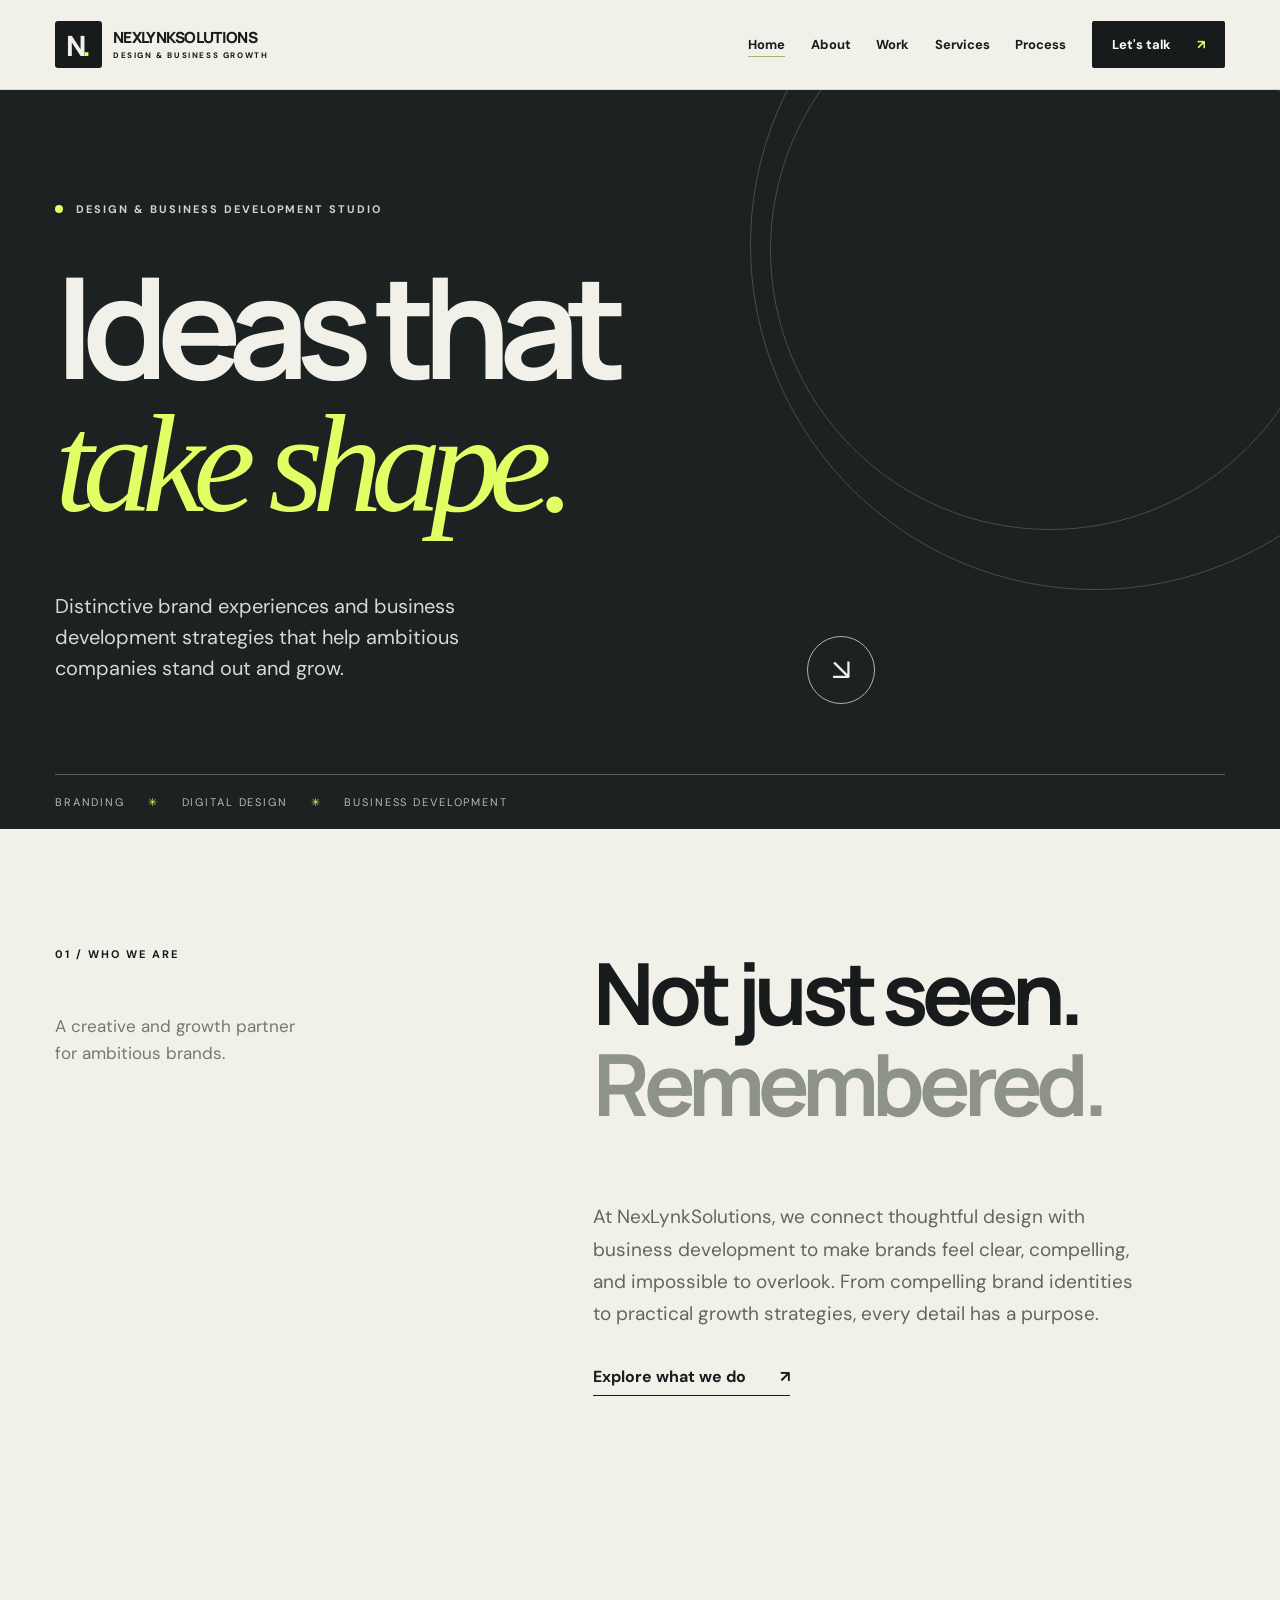
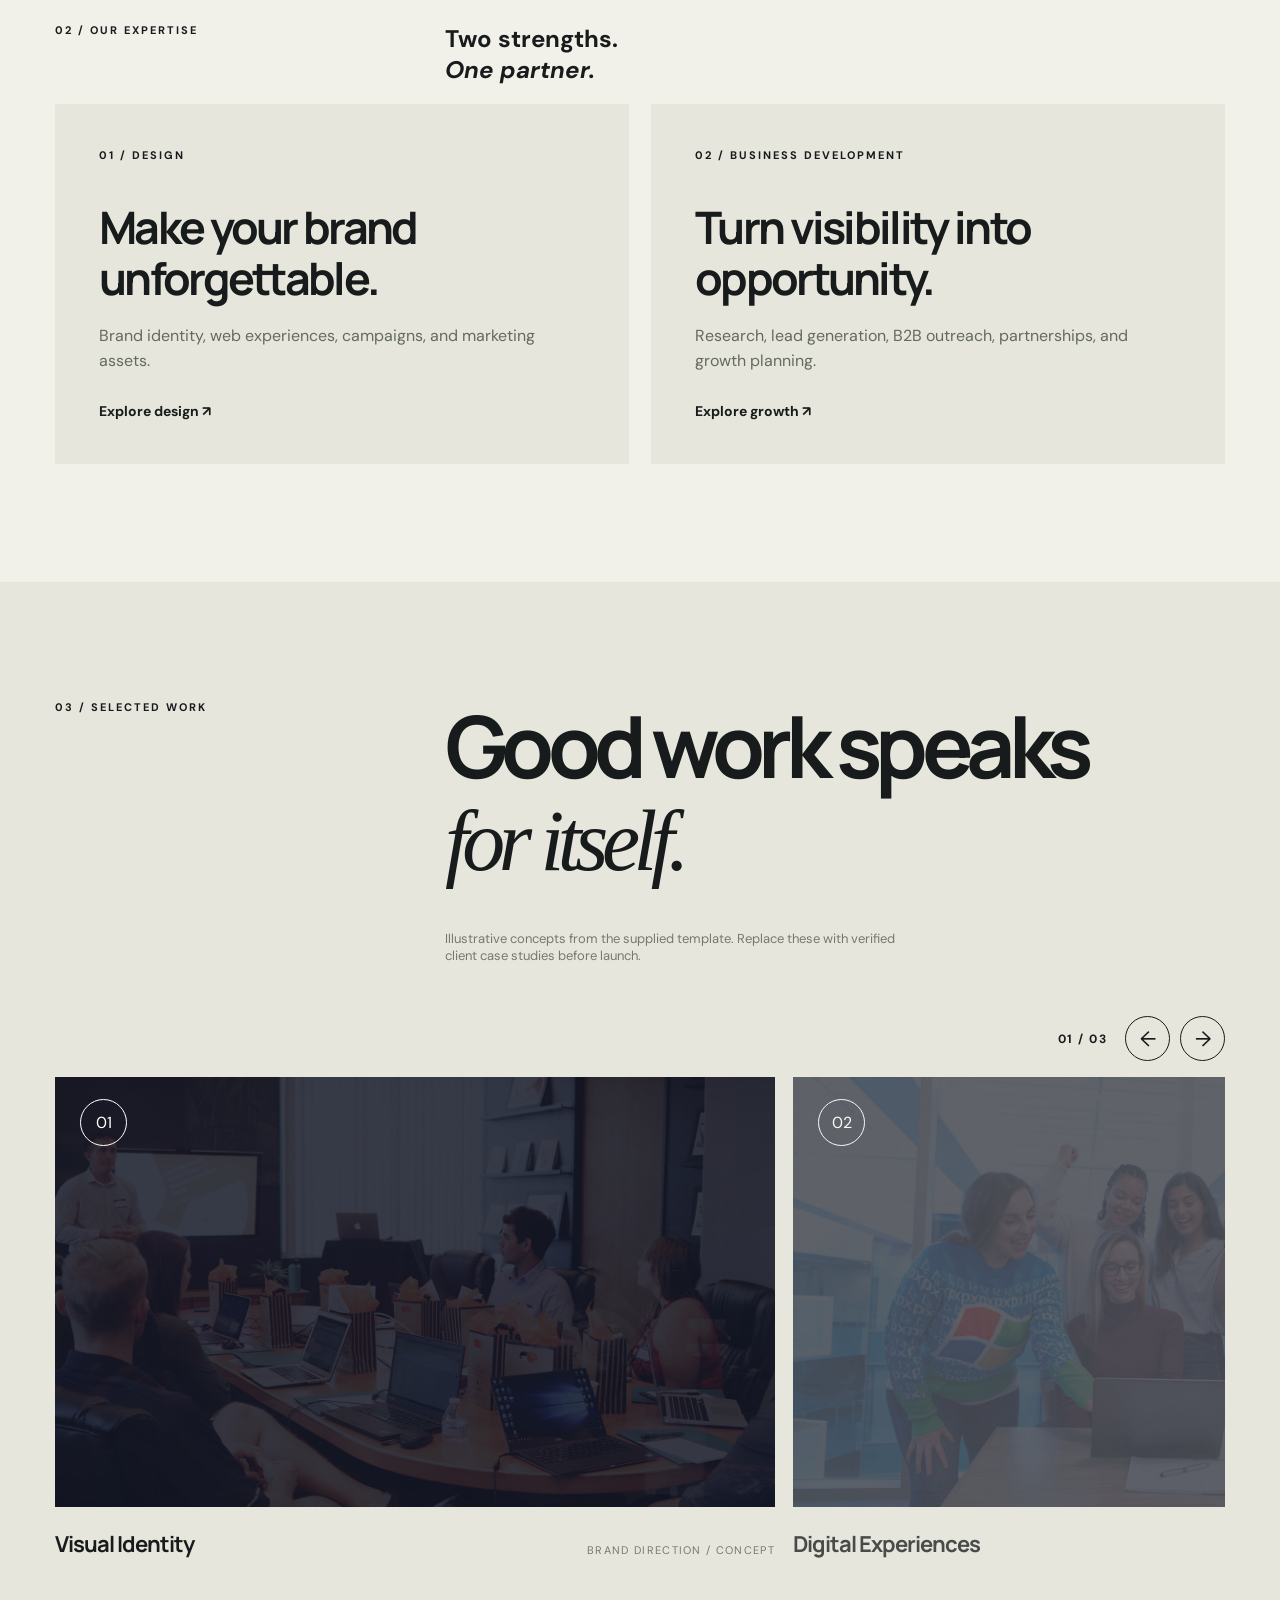
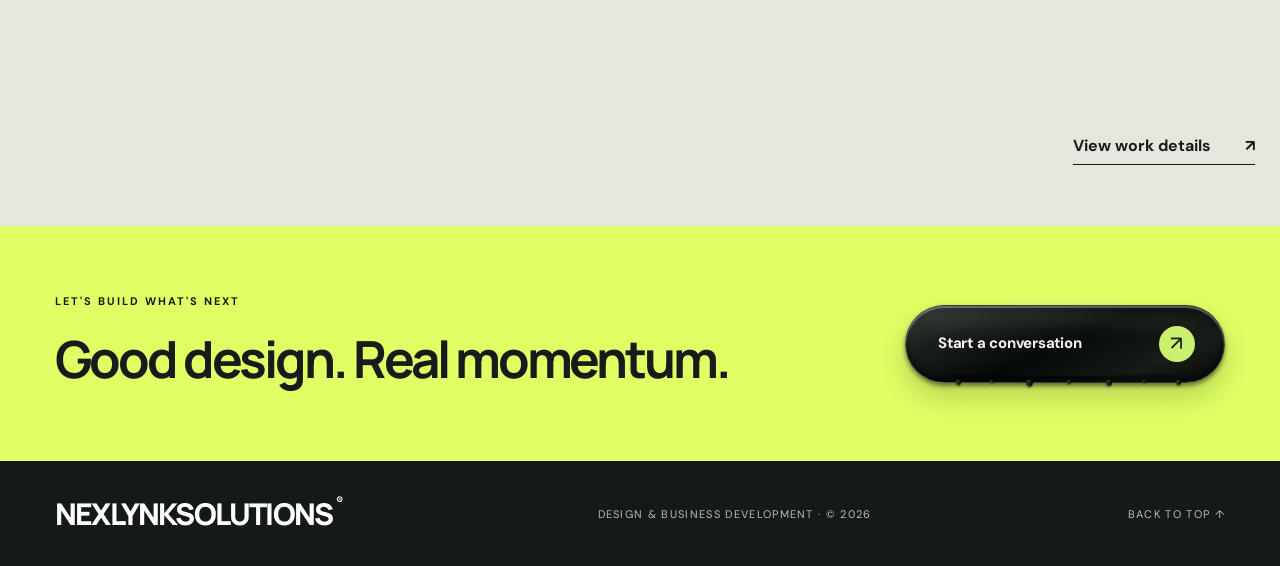
<file: index.html>
<!doctype html><html lang="en"><head><meta charset="utf-8"><meta name="viewport" content="width=device-width, initial-scale=1"><meta name="description" content="NexLynkSolutions provides design services and business development support including branding, websites, lead generation, and growth strategy."><title>Home | NexLynkSolutions</title><link rel="stylesheet" href="style.css?v=venom48">
<link rel="icon" type="image/png" href="favicon.png?v=1">
</head><body><header class="site-header" id="top"><a href="index.html" aria-current="page" class="brand" aria-label="NexLynkSolutions home"><span class="brand-symbol">N<span>.</span></span><span>NEXLYNKSOLUTIONS<small>DESIGN & BUSINESS GROWTH</small></span></a><button class="menu-toggle" aria-expanded="false" aria-controls="nav" aria-label="Toggle navigation">Menu <span>☰</span></button><nav id="nav" class="nav"><a href="index.html" aria-current="page">Home</a><a href="about.html">About</a><a href="work.html">Work</a><a href="services.html">Services</a><a href="process.html">Process</a><a class="nav-cta" href="contact.html">Let's talk <span>↗</span></a></nav></header><main><section class="hero"><div class="hero-shape shape-one"></div><div class="hero-shape shape-two"></div><div class="container hero-inner"><p class="eyebrow"><span class="eyebrow-dot"></span> DESIGN & BUSINESS DEVELOPMENT STUDIO</p><h1>Ideas that<br/><em>take shape.</em></h1><div class="hero-bottom"><p>Distinctive brand experiences and business development strategies that help ambitious companies stand out and grow.</p><a aria-label="See our work" class="round-arrow" href="work.html">↘</a></div><div class="hero-index">BRANDING <span>✳</span> DIGITAL DESIGN <span>✳</span> BUSINESS DEVELOPMENT</div></div></section><section class="intro section-pad" id="studio"><div class="container intro-grid"><div><p class="section-label">01 / WHO WE ARE</p><p class="intro-kicker">A creative and growth partner<br/>for ambitious brands.</p></div><div><h2>Not just seen.<br/><span>Remembered.</span></h2><p>At NexLynkSolutions, we connect thoughtful design with business development to make brands feel clear, compelling, and impossible to overlook. From compelling brand identities to practical growth strategies, every detail has a purpose.</p><a class="text-link" href="services.html">Explore what we do <span>↗</span></a></div></div></section><section class="section-pad preview-services"><div class="container"><div class="services-heading"><p class="section-label">02 / OUR EXPERTISE</p><h2>Two strengths.<br><i>One partner.</i></h2></div><div class="dual-grid"><a class="service-tile" href="services.html#design-services"><span>01 / DESIGN</span><h3>Make your brand unforgettable.</h3><p>Brand identity, web experiences, campaigns, and marketing assets.</p><b>Explore design ↗</b></a><a class="service-tile" href="services.html#business-development"><span>02 / BUSINESS DEVELOPMENT</span><h3>Turn visibility into opportunity.</h3><p>Research, lead generation, B2B outreach, partnerships, and growth planning.</p><b>Explore growth ↗</b></a></div></div></section><section class="work section-pad" id="work"><div class="container"><div class="section-top"><p class="section-label">03 / SELECTED WORK</p><h2>Good work speaks<br/><i>for itself.</i></h2><p class="muted">Illustrative concepts from the supplied template. Replace these with verified client case studies before launch.</p></div><div class="work-grid"><article class="project project-large"><div class="project-image"><img alt="Creative direction project preview" src="assets/slide-01.jpg"/><span class="project-overlay">01</span></div><div class="project-meta"><h3>Visual Identity</h3><p>BRAND DIRECTION / CONCEPT</p></div></article><article class="project"><div class="project-image"><img alt="Property brand digital concept" src="assets/slide-02.jpg"/><span class="project-overlay">02</span></div><div class="project-meta"><h3>Digital Experiences</h3><p>WEB DESIGN / CONCEPT</p></div></article><article class="project"><div class="project-image"><img alt="Campaign design direction preview" src="assets/slide-03.jpg"/><span class="project-overlay">03</span></div><div class="project-meta"><h3>Campaign Creative</h3><p>CONTENT / CONCEPT</p></div></article></div></div></section><div class="section-bridge"><a class="text-link" href="work.html">View work details <span>↗</span></a></div><section class="mini-cta"><div class="container mini-cta-inner"><div><p class="section-label">LET'S BUILD WHAT'S NEXT</p><h2>Good design. Real momentum.</h2></div><a class="contact-button" href="contact.html">Start a conversation <span>↗</span></a></div></section></main><footer><div class="container footer-inner"><a href="index.html" class="footer-brand">NEXLYNKSOLUTIONS<span>®</span></a><span>DESIGN & BUSINESS DEVELOPMENT · © <span id="year">2026</span></span><a href="#top">BACK TO TOP ↑</a></div></footer><script src="script.js?v=venom48" defer></script></body></html>
</file>
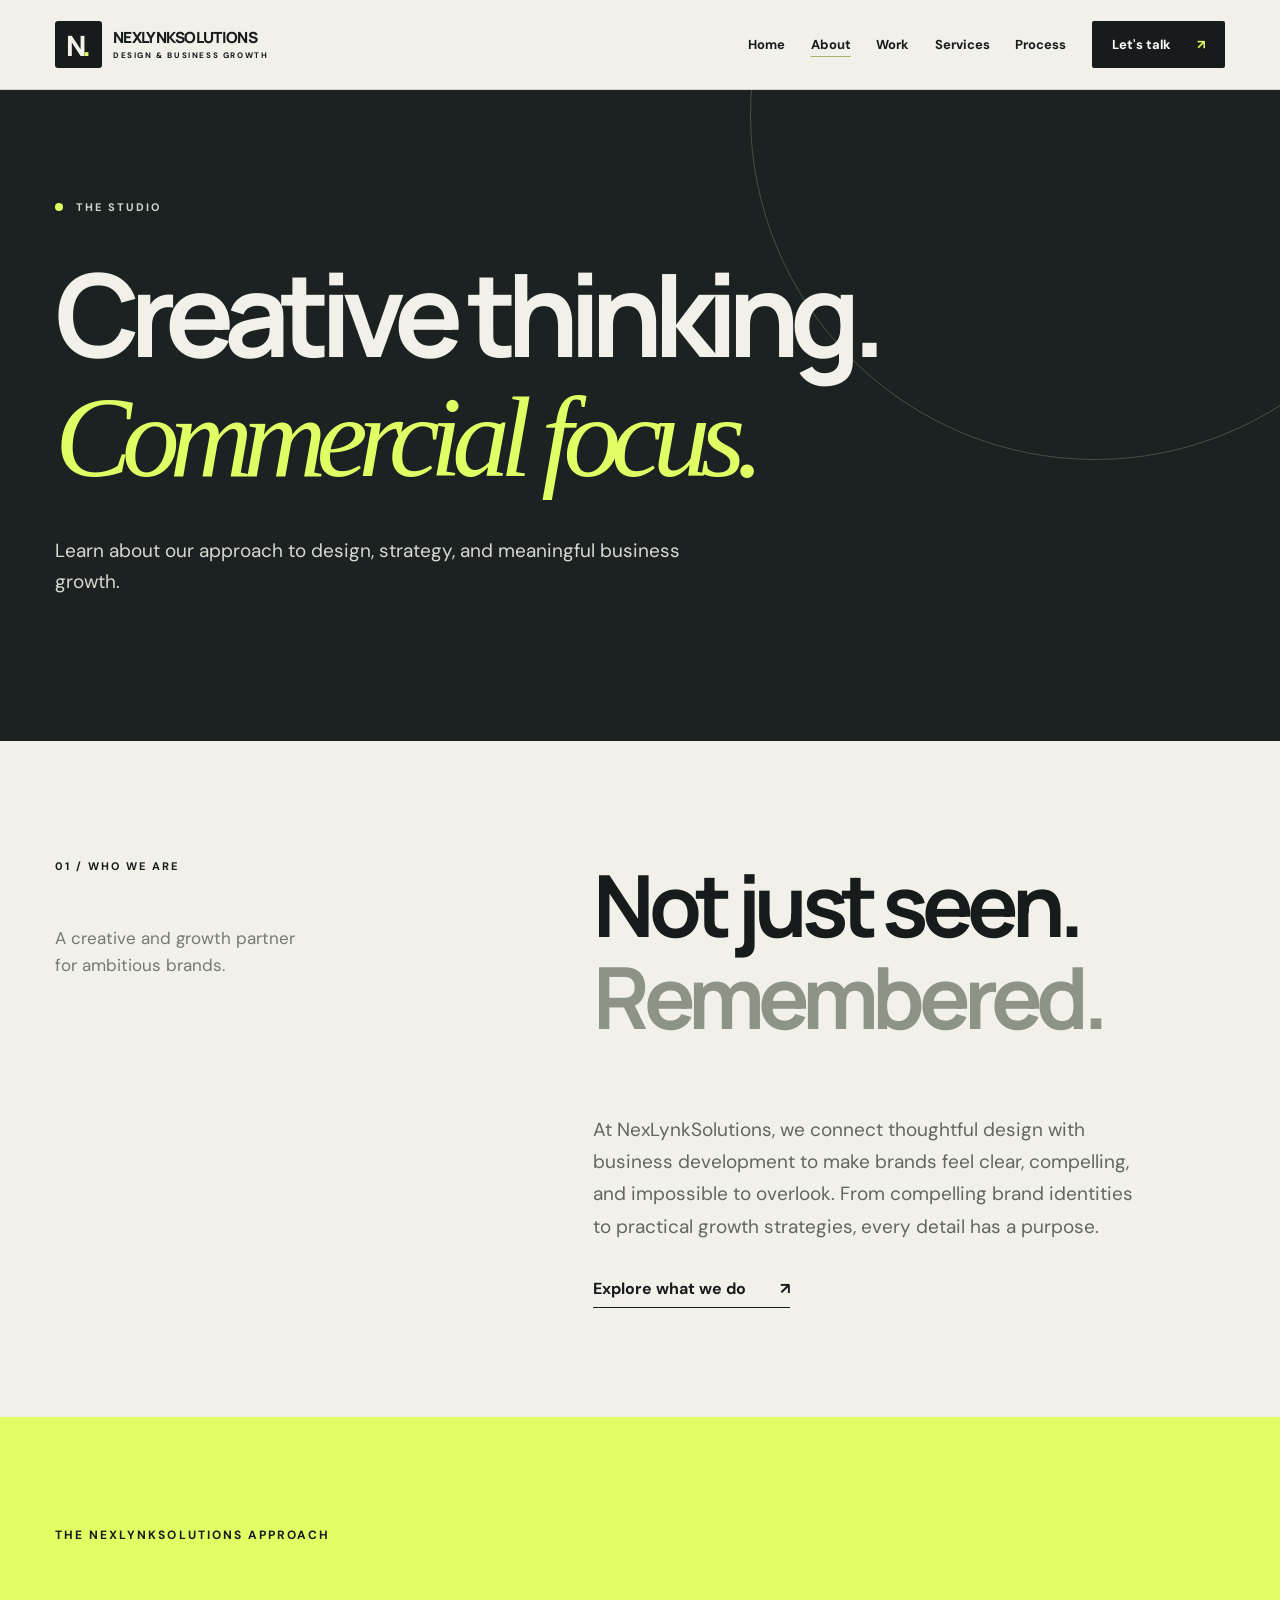
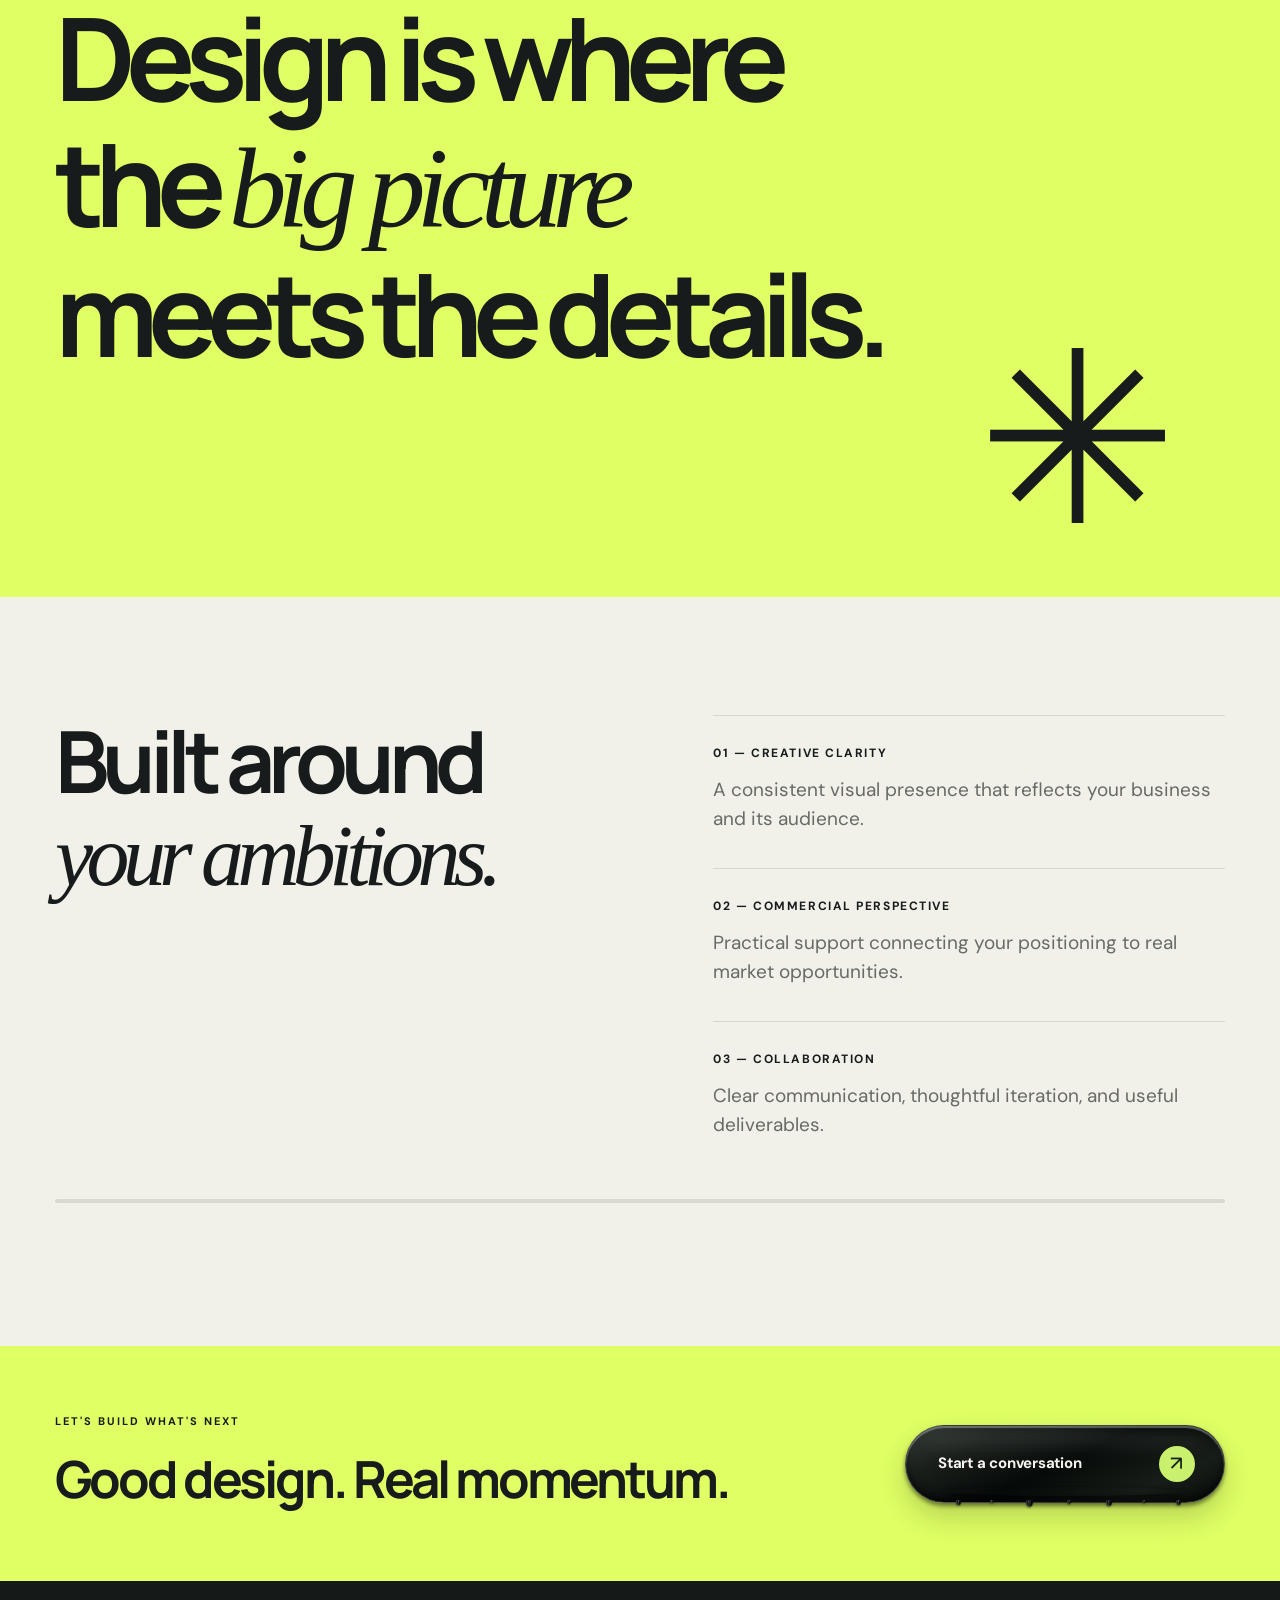
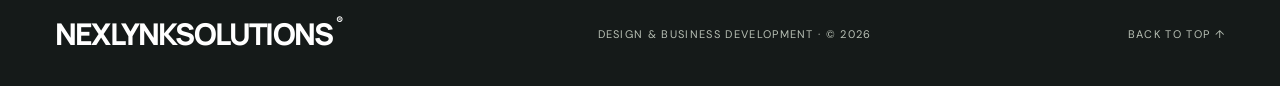
<file: about.html>
<!doctype html><html lang="en"><head><meta charset="utf-8"><meta name="viewport" content="width=device-width, initial-scale=1"><meta name="description" content="NexLynkSolutions provides design services and business development support including branding, websites, lead generation, and growth strategy."><title>About | NexLynkSolutions</title><link rel="stylesheet" href="style.css?v=venom48">
<link rel="icon" type="image/png" href="favicon.png?v=1">
</head><body><header class="site-header" id="top"><a href="index.html" class="brand" aria-label="NexLynkSolutions home"><span class="brand-symbol">N<span>.</span></span><span>NEXLYNKSOLUTIONS<small>DESIGN & BUSINESS GROWTH</small></span></a><button class="menu-toggle" aria-expanded="false" aria-controls="nav" aria-label="Toggle navigation">Menu <span>☰</span></button><nav id="nav" class="nav"><a href="index.html">Home</a><a href="about.html" aria-current="page">About</a><a href="work.html">Work</a><a href="services.html">Services</a><a href="process.html">Process</a><a class="nav-cta" href="contact.html">Let's talk <span>↗</span></a></nav></header><main><section class="page-banner"><div class="container"><p class="eyebrow"><span class="eyebrow-dot"></span> THE STUDIO</p><h1>Creative thinking.<br><em>Commercial focus.</em></h1><p>Learn about our approach to design, strategy, and meaningful business growth.</p></div><div class="hero-shape shape-one"></div></section><section class="intro section-pad" id="studio"><div class="container intro-grid"><div><p class="section-label">01 / WHO WE ARE</p><p class="intro-kicker">A creative and growth partner<br/>for ambitious brands.</p></div><div><h2>Not just seen.<br/><span>Remembered.</span></h2><p>At NexLynkSolutions, we connect thoughtful design with business development to make brands feel clear, compelling, and impossible to overlook. From compelling brand identities to practical growth strategies, every detail has a purpose.</p><a class="text-link" href="services.html">Explore what we do <span>↗</span></a></div></div></section><section class="statement"><div class="container"><p>THE NEXLYNKSOLUTIONS APPROACH</p><h2>Design is where<br/>the <em>big picture</em><br/>meets the details.</h2><div class="spark">✳</div></div></section><section class="process section-pad"><div class="container"><div class="process-grid"><h2>Built around<br><i>your ambitions.</i></h2><div class="steps"><div><span>01 — CREATIVE CLARITY</span><p>A consistent visual presence that reflects your business and its audience.</p></div><div><span>02 — COMMERCIAL PERSPECTIVE</span><p>Practical support connecting your positioning to real market opportunities.</p></div><div><span>03 — COLLABORATION</span><p>Clear communication, thoughtful iteration, and useful deliverables.</p></div></div></div></div></section><section class="mini-cta"><div class="container mini-cta-inner"><div><p class="section-label">LET'S BUILD WHAT'S NEXT</p><h2>Good design. Real momentum.</h2></div><a class="contact-button" href="contact.html">Start a conversation <span>↗</span></a></div></section></main><footer><div class="container footer-inner"><a href="index.html" class="footer-brand">NEXLYNKSOLUTIONS<span>®</span></a><span>DESIGN & BUSINESS DEVELOPMENT · © <span id="year">2026</span></span><a href="#top">BACK TO TOP ↑</a></div></footer><script src="script.js?v=venom48" defer></script></body></html>
</file>
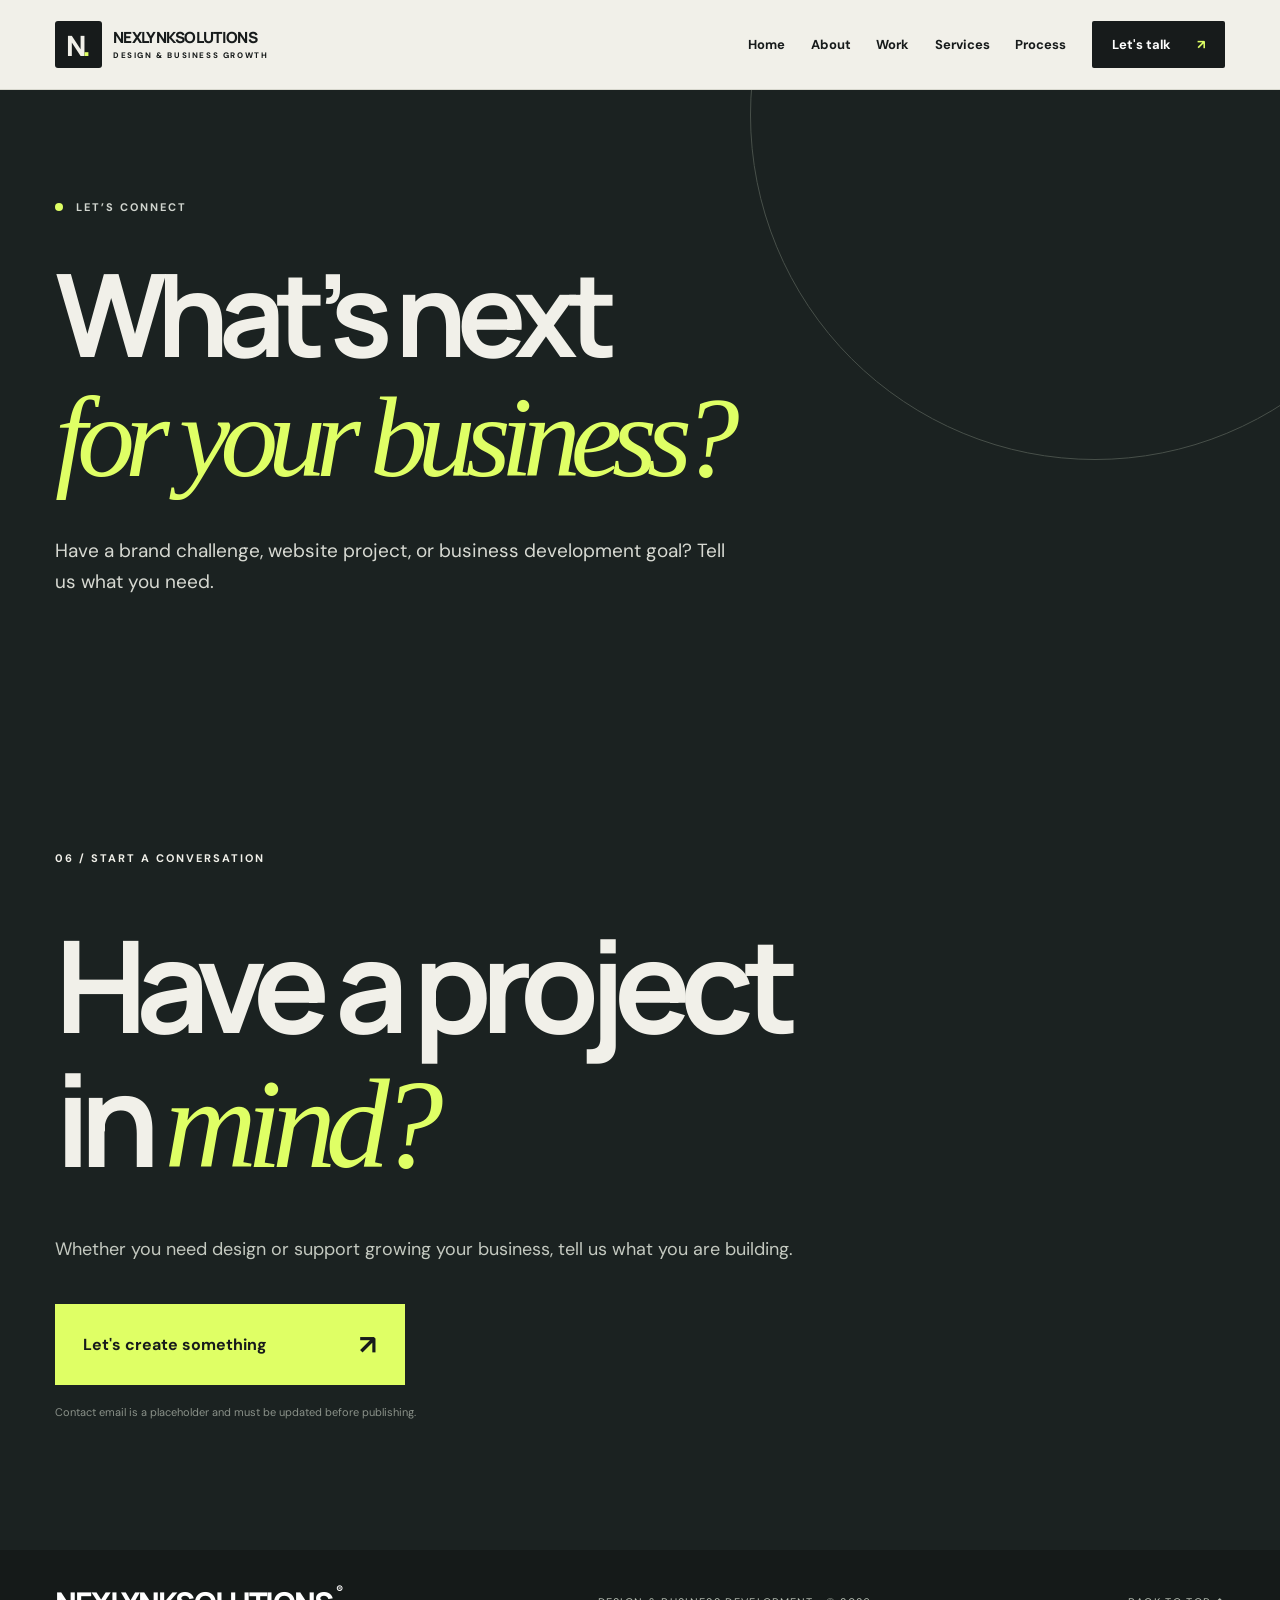
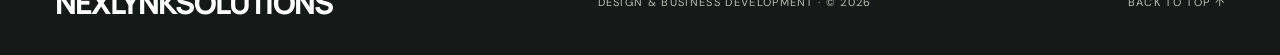
<file: contact.html>
<!doctype html><html lang="en"><head><meta charset="utf-8"><meta name="viewport" content="width=device-width, initial-scale=1"><meta name="description" content="NexLynkSolutions provides design services and business development support including branding, websites, lead generation, and growth strategy."><title>Contact | NexLynkSolutions</title><link rel="stylesheet" href="style.css?v=2">
<link rel="icon" type="image/png" href="favicon.png?v=1">
</head><body><header class="site-header" id="top"><a href="index.html" class="brand" aria-label="NexLynkSolutions home"><span class="brand-symbol">N<span>.</span></span><span>NEXLYNKSOLUTIONS<small>DESIGN & BUSINESS GROWTH</small></span></a><button class="menu-toggle" aria-expanded="false" aria-controls="nav" aria-label="Toggle navigation">Menu <span>☰</span></button><nav id="nav" class="nav"><a href="index.html">Home</a><a href="about.html">About</a><a href="work.html">Work</a><a href="services.html">Services</a><a href="process.html">Process</a><a class="nav-cta" href="contact.html" aria-current="page">Let's talk <span>↗</span></a></nav></header><main><section class="page-banner"><div class="container"><p class="eyebrow"><span class="eyebrow-dot"></span> LET’S CONNECT</p><h1>What’s next<br><em>for your business?</em></h1><p>Have a brand challenge, website project, or business development goal? Tell us what you need.</p></div><div class="hero-shape shape-one"></div></section><section class="contact" id="contact"><div class="container"><p class="section-label">06 / START A CONVERSATION</p><h2>Have a project<br/>in <em>mind?</em></h2><p>Whether you need design or support growing your business, tell us what you are building.</p><a class="contact-button" href="mailto:hello@nexlynksolutions.example?subject=New%20project%20inquiry">Let's create something <span>↗</span></a><p class="contact-note">Contact email is a placeholder and must be updated before publishing.</p></div></section></main><footer><div class="container footer-inner"><a href="index.html" class="footer-brand">NEXLYNKSOLUTIONS<span>®</span></a><span>DESIGN & BUSINESS DEVELOPMENT · © <span id="year">2026</span></span><a href="#top">BACK TO TOP ↑</a></div></footer><script src="script.js?v=2" defer></script></body></html>
</file>
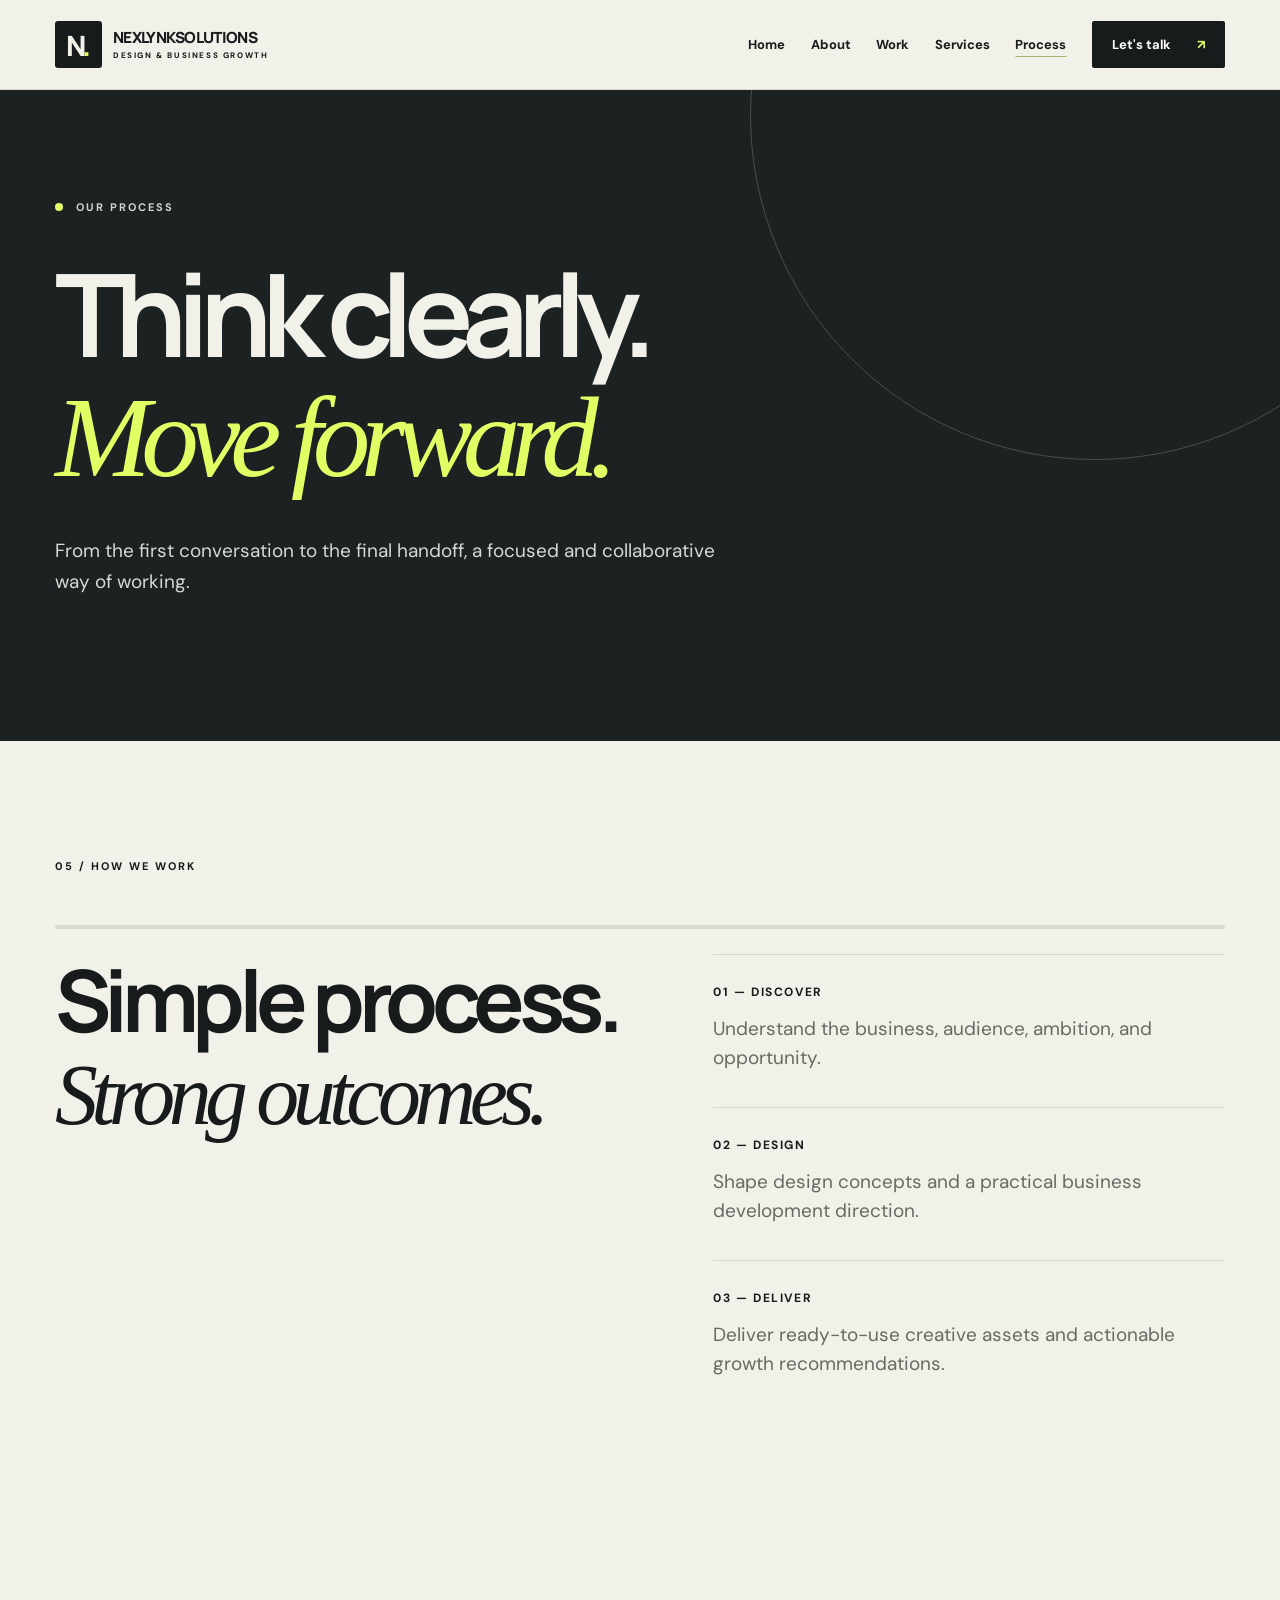
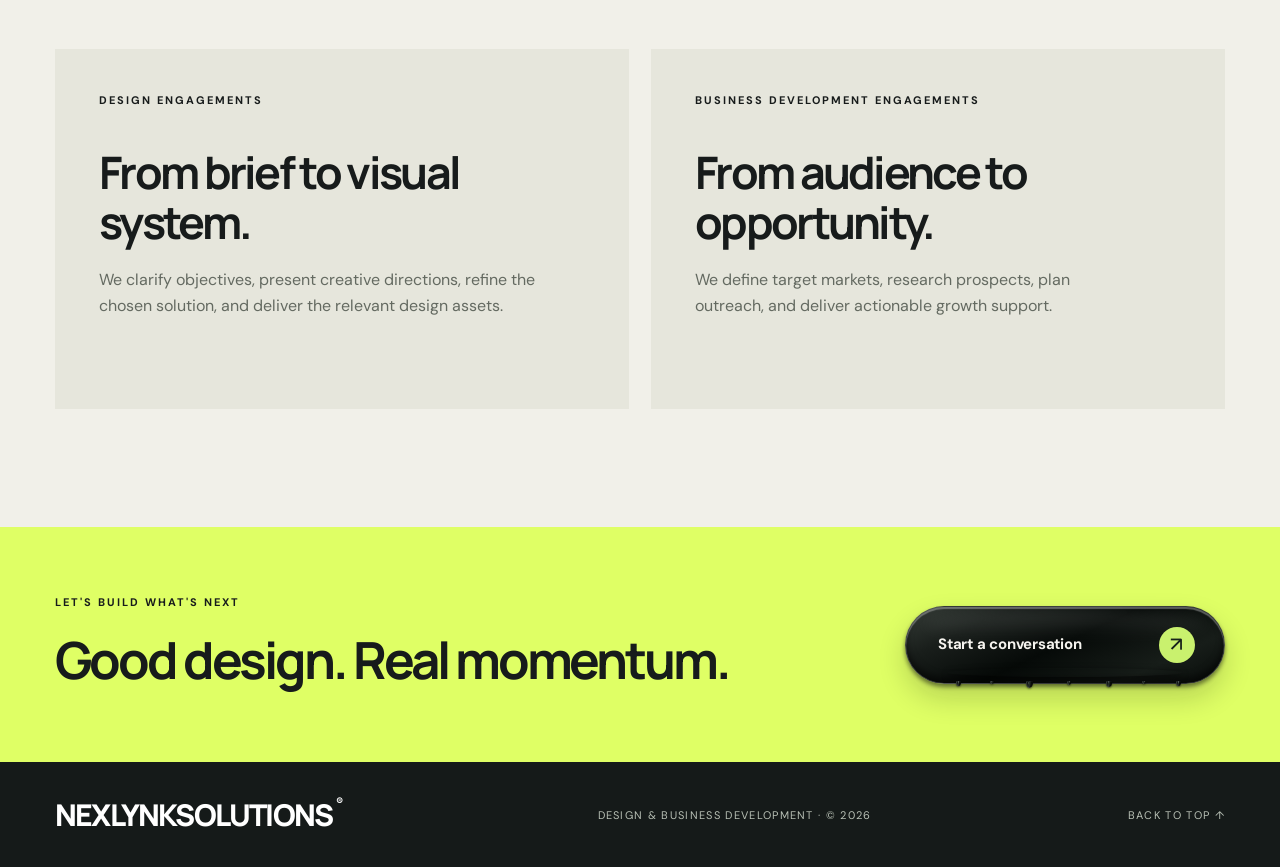
<file: process.html>
<!doctype html><html lang="en"><head><meta charset="utf-8"><meta name="viewport" content="width=device-width, initial-scale=1"><meta name="description" content="NexLynkSolutions provides design services and business development support including branding, websites, lead generation, and growth strategy."><title>Process | NexLynkSolutions</title><link rel="stylesheet" href="style.css?v=venom48">
<link rel="icon" type="image/png" href="favicon.png?v=1">
</head><body><header class="site-header" id="top"><a href="index.html" class="brand" aria-label="NexLynkSolutions home"><span class="brand-symbol">N<span>.</span></span><span>NEXLYNKSOLUTIONS<small>DESIGN & BUSINESS GROWTH</small></span></a><button class="menu-toggle" aria-expanded="false" aria-controls="nav" aria-label="Toggle navigation">Menu <span>☰</span></button><nav id="nav" class="nav"><a href="index.html">Home</a><a href="about.html">About</a><a href="work.html">Work</a><a href="services.html">Services</a><a href="process.html" aria-current="page">Process</a><a class="nav-cta" href="contact.html">Let's talk <span>↗</span></a></nav></header><main><section class="page-banner"><div class="container"><p class="eyebrow"><span class="eyebrow-dot"></span> OUR PROCESS</p><h1>Think clearly.<br><em>Move forward.</em></h1><p>From the first conversation to the final handoff, a focused and collaborative way of working.</p></div><div class="hero-shape shape-one"></div></section><section class="process section-pad" id="process"><div class="container"><p class="section-label">05 / HOW WE WORK</p><div class="process-grid"><h2>Simple process.<br/><i>Strong outcomes.</i></h2><div class="steps"><div><span>01 — DISCOVER</span><p>Understand the business, audience, ambition, and opportunity.</p></div><div><span>02 — DESIGN</span><p>Shape design concepts and a practical business development direction.</p></div><div><span>03 — DELIVER</span><p>Deliver ready-to-use creative assets and actionable growth recommendations.</p></div></div></div></div></section><section class="section-pad"><div class="container"><div class="dual-grid"><div class="service-tile static-tile"><span>DESIGN ENGAGEMENTS</span><h3>From brief to visual system.</h3><p>We clarify objectives, present creative directions, refine the chosen solution, and deliver the relevant design assets.</p></div><div class="service-tile static-tile"><span>BUSINESS DEVELOPMENT ENGAGEMENTS</span><h3>From audience to opportunity.</h3><p>We define target markets, research prospects, plan outreach, and deliver actionable growth support.</p></div></div></div></section><section class="mini-cta"><div class="container mini-cta-inner"><div><p class="section-label">LET'S BUILD WHAT'S NEXT</p><h2>Good design. Real momentum.</h2></div><a class="contact-button" href="contact.html">Start a conversation <span>↗</span></a></div></section></main><footer><div class="container footer-inner"><a href="index.html" class="footer-brand">NEXLYNKSOLUTIONS<span>®</span></a><span>DESIGN & BUSINESS DEVELOPMENT · © <span id="year">2026</span></span><a href="#top">BACK TO TOP ↑</a></div></footer><script src="script.js?v=venom48" defer></script></body></html>
</file>
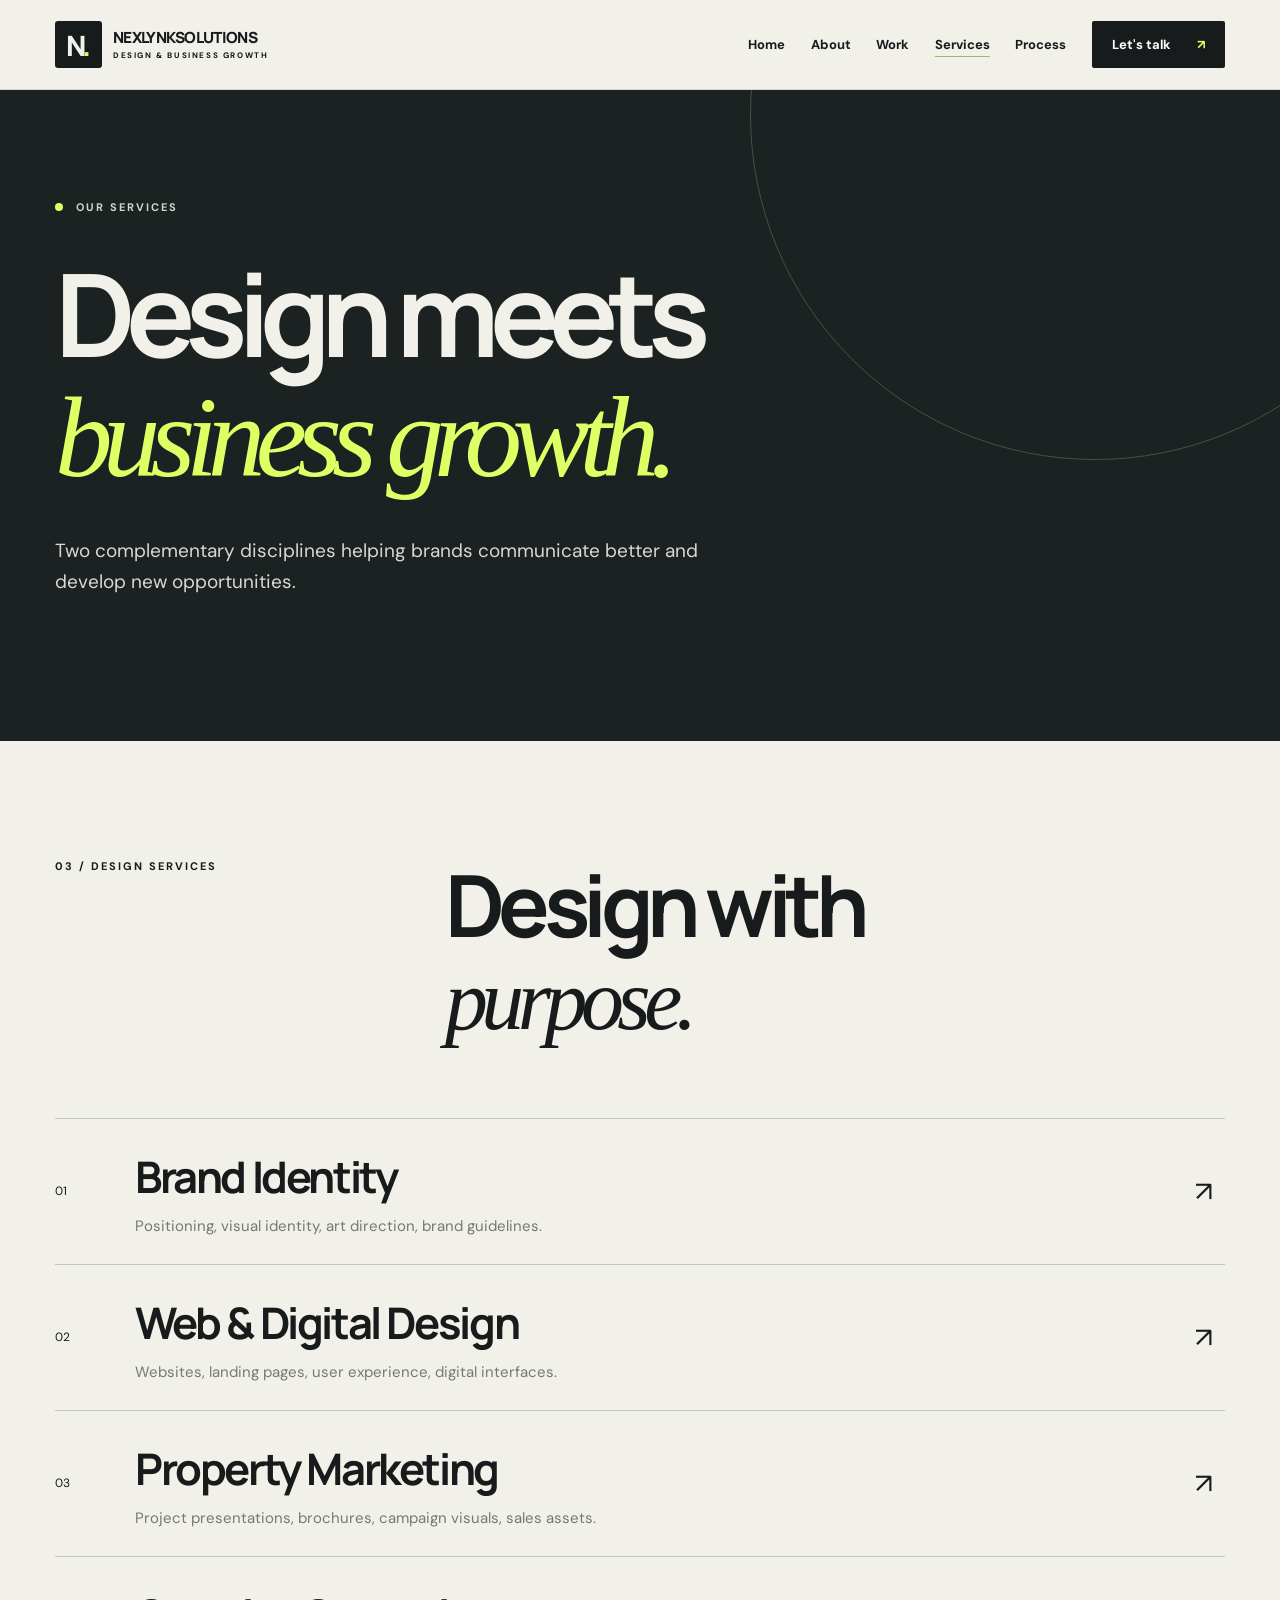
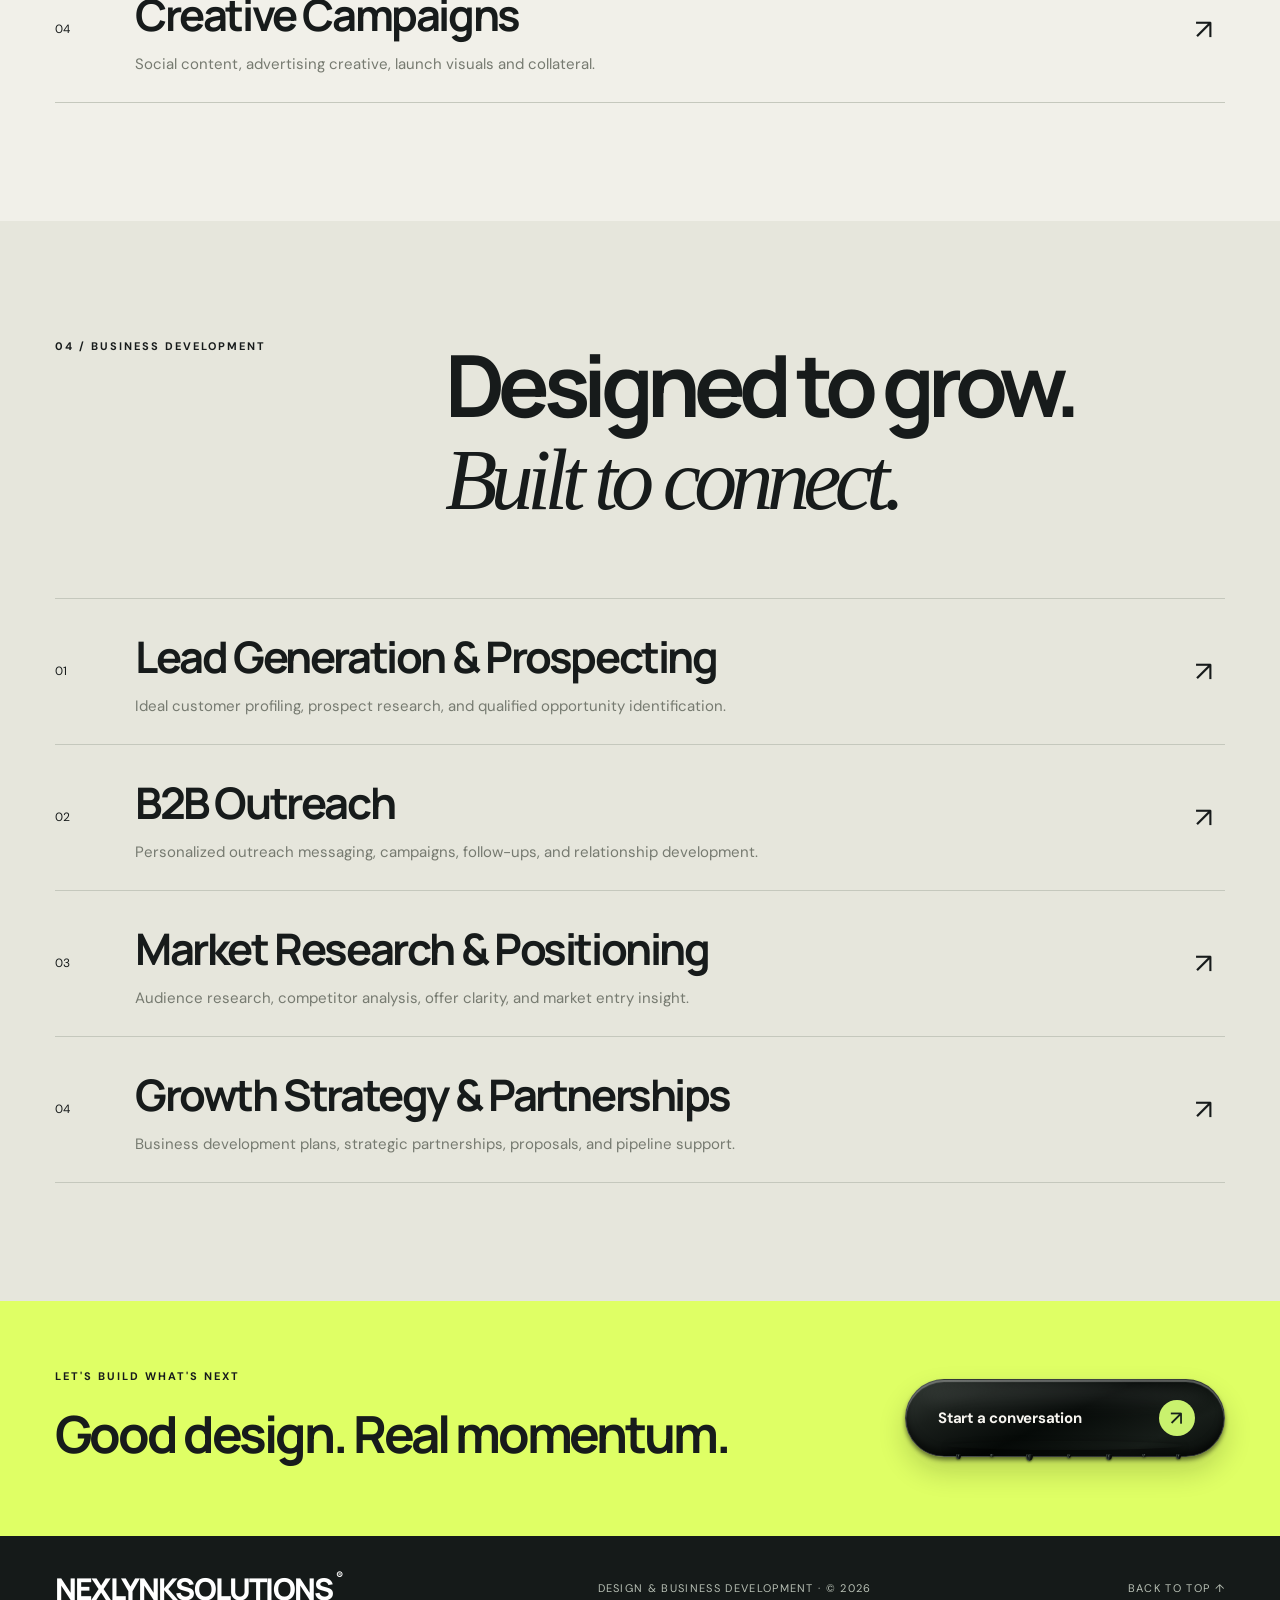
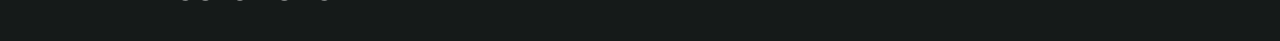
<file: services.html>
<!doctype html><html lang="en"><head><meta charset="utf-8"><meta name="viewport" content="width=device-width, initial-scale=1"><meta name="description" content="NexLynkSolutions provides design services and business development support including branding, websites, lead generation, and growth strategy."><title>Services | NexLynkSolutions</title><link rel="stylesheet" href="style.css?v=venom48">
<link rel="icon" type="image/png" href="favicon.png?v=1">
</head><body><header class="site-header" id="top"><a href="index.html" class="brand" aria-label="NexLynkSolutions home"><span class="brand-symbol">N<span>.</span></span><span>NEXLYNKSOLUTIONS<small>DESIGN & BUSINESS GROWTH</small></span></a><button class="menu-toggle" aria-expanded="false" aria-controls="nav" aria-label="Toggle navigation">Menu <span>☰</span></button><nav id="nav" class="nav"><a href="index.html">Home</a><a href="about.html">About</a><a href="work.html">Work</a><a href="services.html" aria-current="page">Services</a><a href="process.html">Process</a><a class="nav-cta" href="contact.html">Let's talk <span>↗</span></a></nav></header><main><section class="page-banner"><div class="container"><p class="eyebrow"><span class="eyebrow-dot"></span> OUR SERVICES</p><h1>Design meets<br><em>business growth.</em></h1><p>Two complementary disciplines helping brands communicate better and develop new opportunities.</p></div><div class="hero-shape shape-one"></div></section><section class="services section-pad" id="design-services"><div class="container"><div class="services-heading"><p class="section-label">03 / DESIGN SERVICES</p><h2>Design with<br/><i>purpose.</i></h2></div><div class="service-list"><div class="service"><span>01</span><div><h3>Brand Identity</h3><p>Positioning, visual identity, art direction, brand guidelines.</p></div><b>↗</b></div><div class="service"><span>02</span><div><h3>Web &amp; Digital Design</h3><p>Websites, landing pages, user experience, digital interfaces.</p></div><b>↗</b></div><div class="service"><span>03</span><div><h3>Property Marketing</h3><p>Project presentations, brochures, campaign visuals, sales assets.</p></div><b>↗</b></div><div class="service"><span>04</span><div><h3>Creative Campaigns</h3><p>Social content, advertising creative, launch visuals and collateral.</p></div><b>↗</b></div></div></div></section><section class="services section-pad service-alt" id="business-development"><div class="container"><div class="services-heading"><p class="section-label">04 / BUSINESS DEVELOPMENT</p><h2>Designed to grow.<br><i>Built to connect.</i></h2></div><div class="service-list"><div class="service"><span>01</span><div><h3>Lead Generation & Prospecting</h3><p>Ideal customer profiling, prospect research, and qualified opportunity identification.</p></div><b>↗</b></div><div class="service"><span>02</span><div><h3>B2B Outreach</h3><p>Personalized outreach messaging, campaigns, follow-ups, and relationship development.</p></div><b>↗</b></div><div class="service"><span>03</span><div><h3>Market Research & Positioning</h3><p>Audience research, competitor analysis, offer clarity, and market entry insight.</p></div><b>↗</b></div><div class="service"><span>04</span><div><h3>Growth Strategy & Partnerships</h3><p>Business development plans, strategic partnerships, proposals, and pipeline support.</p></div><b>↗</b></div></div></div></section><section class="mini-cta"><div class="container mini-cta-inner"><div><p class="section-label">LET'S BUILD WHAT'S NEXT</p><h2>Good design. Real momentum.</h2></div><a class="contact-button" href="contact.html">Start a conversation <span>↗</span></a></div></section></main><footer><div class="container footer-inner"><a href="index.html" class="footer-brand">NEXLYNKSOLUTIONS<span>®</span></a><span>DESIGN & BUSINESS DEVELOPMENT · © <span id="year">2026</span></span><a href="#top">BACK TO TOP ↑</a></div></footer><script src="script.js?v=venom48" defer></script></body></html>
</file>
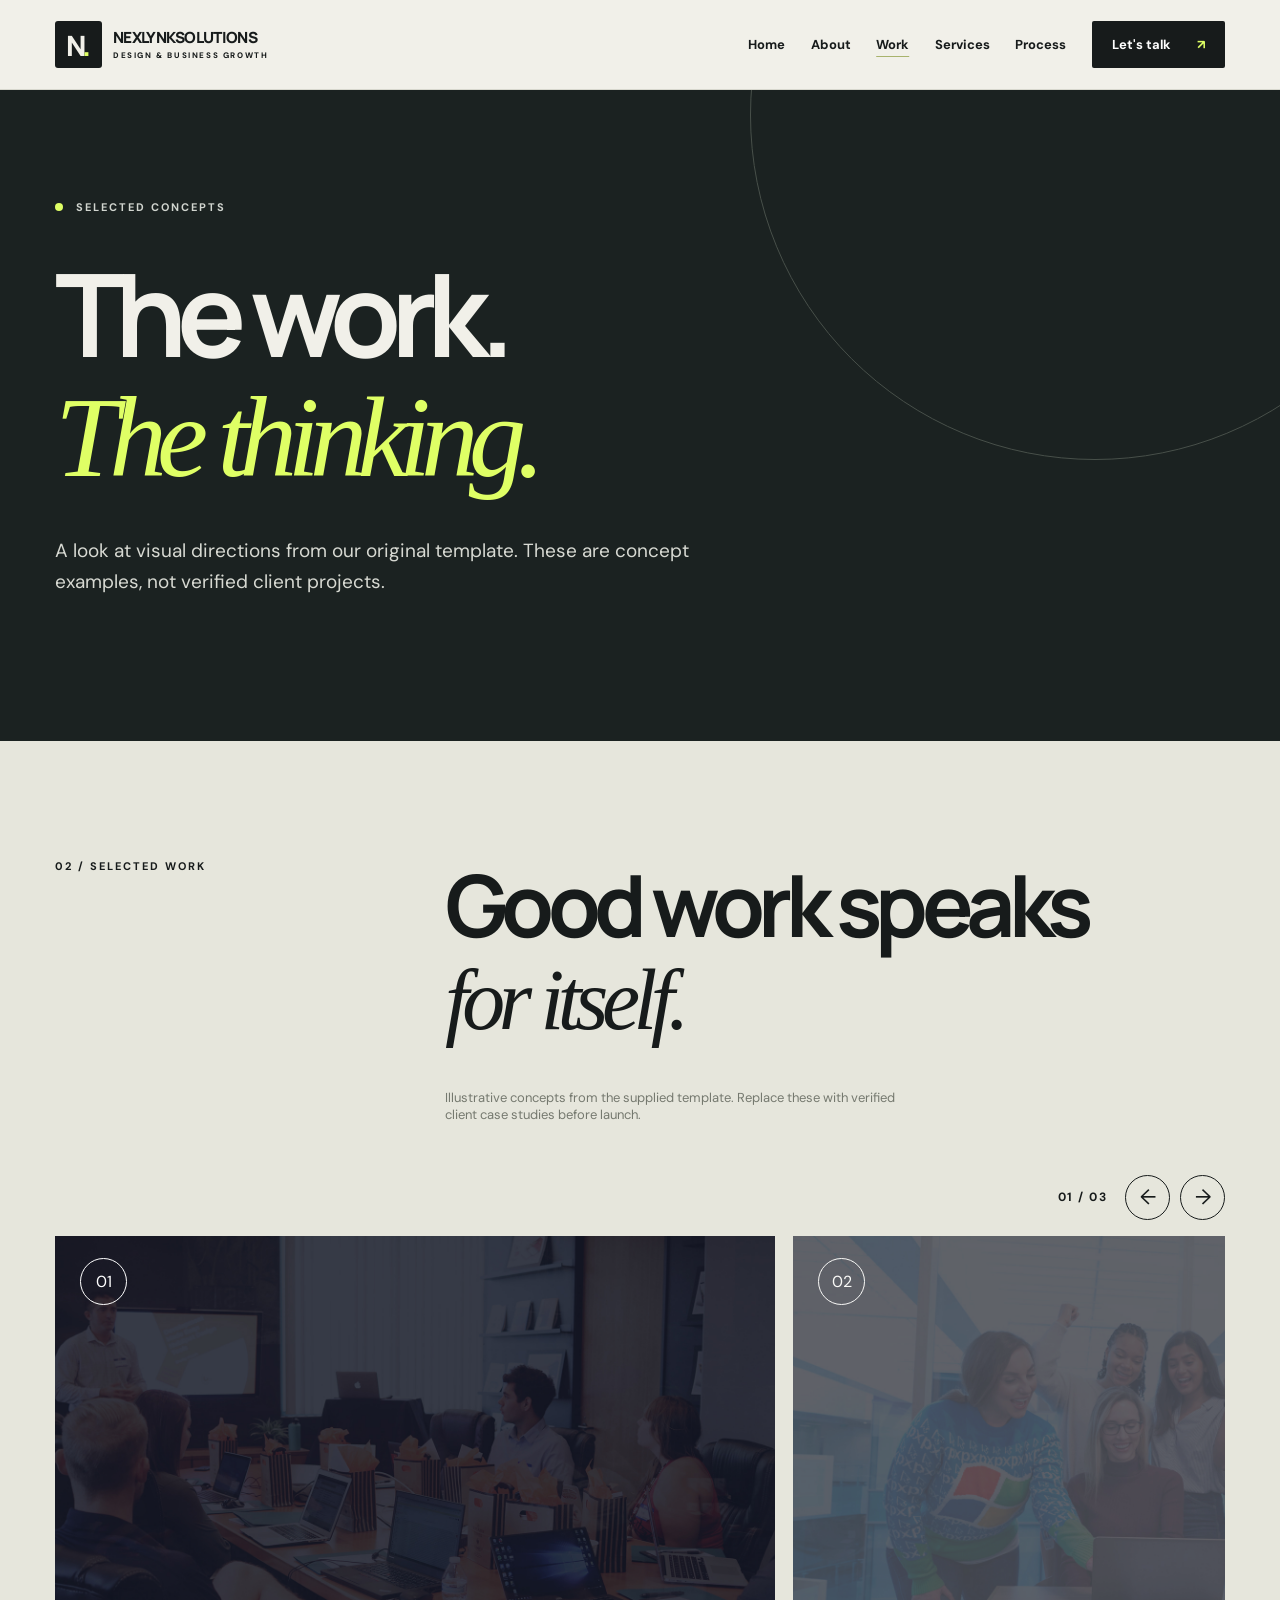
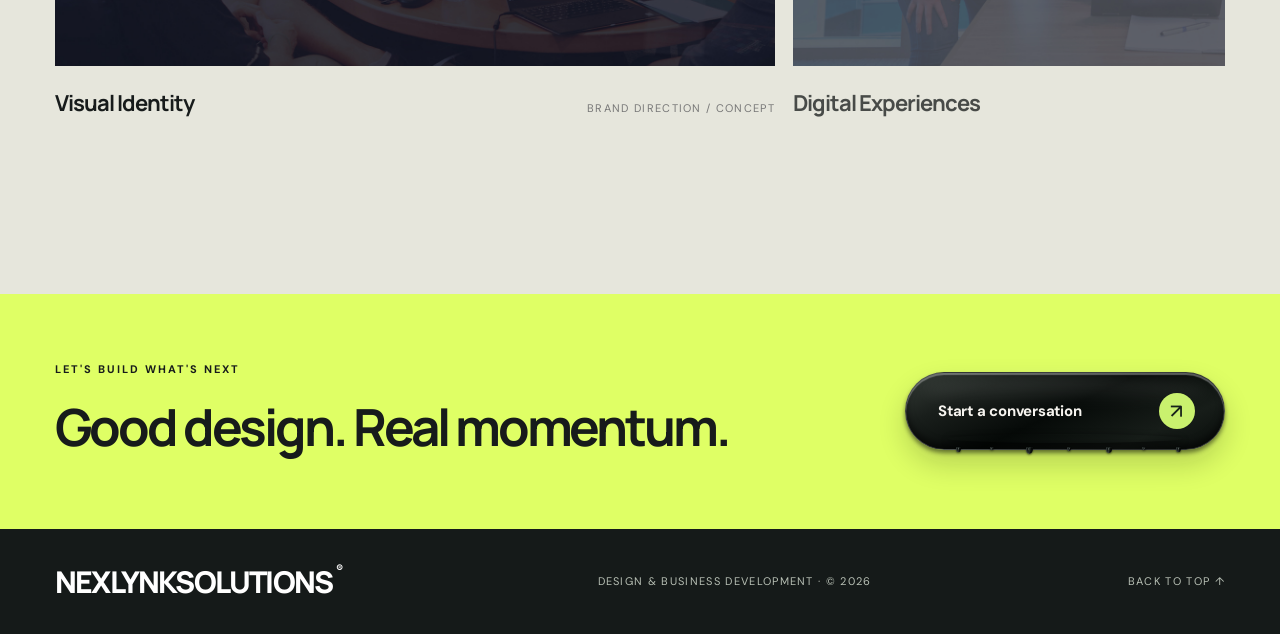
<file: work.html>
<!doctype html><html lang="en"><head><meta charset="utf-8"><meta name="viewport" content="width=device-width, initial-scale=1"><meta name="description" content="NexLynkSolutions provides design services and business development support including branding, websites, lead generation, and growth strategy."><title>Work | NexLynkSolutions</title><link rel="stylesheet" href="style.css?v=venom48">
<link rel="icon" type="image/png" href="favicon.png?v=1">
</head><body><header class="site-header" id="top"><a href="index.html" class="brand" aria-label="NexLynkSolutions home"><span class="brand-symbol">N<span>.</span></span><span>NEXLYNKSOLUTIONS<small>DESIGN & BUSINESS GROWTH</small></span></a><button class="menu-toggle" aria-expanded="false" aria-controls="nav" aria-label="Toggle navigation">Menu <span>☰</span></button><nav id="nav" class="nav"><a href="index.html">Home</a><a href="about.html">About</a><a href="work.html" aria-current="page">Work</a><a href="services.html">Services</a><a href="process.html">Process</a><a class="nav-cta" href="contact.html">Let's talk <span>↗</span></a></nav></header><main><section class="page-banner"><div class="container"><p class="eyebrow"><span class="eyebrow-dot"></span> SELECTED CONCEPTS</p><h1>The work.<br><em>The thinking.</em></h1><p>A look at visual directions from our original template. These are concept examples, not verified client projects.</p></div><div class="hero-shape shape-one"></div></section><section class="work section-pad" id="work"><div class="container"><div class="section-top"><p class="section-label">02 / SELECTED WORK</p><h2>Good work speaks<br/><i>for itself.</i></h2><p class="muted">Illustrative concepts from the supplied template. Replace these with verified client case studies before launch.</p></div><div class="work-grid"><article class="project project-large"><div class="project-image"><img alt="Creative direction project preview" src="assets/slide-01.jpg"/><span class="project-overlay">01</span></div><div class="project-meta"><h3>Visual Identity</h3><p>BRAND DIRECTION / CONCEPT</p></div></article><article class="project"><div class="project-image"><img alt="Property brand digital concept" src="assets/slide-02.jpg"/><span class="project-overlay">02</span></div><div class="project-meta"><h3>Digital Experiences</h3><p>WEB DESIGN / CONCEPT</p></div></article><article class="project"><div class="project-image"><img alt="Campaign design direction preview" src="assets/slide-03.jpg"/><span class="project-overlay">03</span></div><div class="project-meta"><h3>Campaign Creative</h3><p>CONTENT / CONCEPT</p></div></article></div></div></section><section class="mini-cta"><div class="container mini-cta-inner"><div><p class="section-label">LET'S BUILD WHAT'S NEXT</p><h2>Good design. Real momentum.</h2></div><a class="contact-button" href="contact.html">Start a conversation <span>↗</span></a></div></section></main><footer><div class="container footer-inner"><a href="index.html" class="footer-brand">NEXLYNKSOLUTIONS<span>®</span></a><span>DESIGN & BUSINESS DEVELOPMENT · © <span id="year">2026</span></span><a href="#top">BACK TO TOP ↑</a></div></footer><script src="script.js?v=venom48" defer></script></body></html>
</file>
<file: style.css>
@import url('https://fonts.googleapis.com/css2?family=DM+Sans:wght@400;500;600;700&family=Manrope:wght@400;500;600;700;800&display=swap');
:root{--ink:#171b1b;--cream:#f1f0e9;--accent:#dfff65;--line:#d7d7cd}*{box-sizing:border-box}html{scroll-behavior:smooth}body{margin:0;background:var(--cream);color:var(--ink);font-family:'DM Sans',Arial,sans-serif}a{color:inherit;text-decoration:none}button{font:inherit}.container{width:min(1440px,calc(100% - 110px));margin:auto}.site-header{height:90px;background:var(--cream);display:flex;align-items:center;justify-content:space-between;padding:0 55px;border-bottom:1px solid var(--line);position:relative;z-index:9}.brand{display:flex;align-items:center;gap:11px;font-family:Manrope,sans-serif;font-weight:800;letter-spacing:-.045em;font-size:20px;line-height:1}.brand small{font-family:'DM Sans',sans-serif;display:block;font-size:8px;letter-spacing:.20em;margin-top:5px}.brand-symbol{display:flex;align-items:center;justify-content:center;background:var(--ink);width:47px;height:47px;color:var(--cream);border-radius:3px;font-size:28px;letter-spacing:-.15em;padding-right:5px}.brand-symbol span{color:var(--accent)}.nav{display:flex;align-items:center;gap:40px;font-size:13px;font-weight:700}.nav a:hover{opacity:.55}.nav-cta{background:var(--ink);color:#fff;padding:15px 20px;border-radius:2px}.nav-cta span{padding-left:23px;color:var(--accent)}.menu-toggle{display:none}.hero{overflow:hidden;position:relative;min-height:705px;background:#1b2221;color:var(--cream)}.hero-inner{position:relative;z-index:2;padding-top:112px}.eyebrow,.section-label{font-size:11px;font-weight:700;letter-spacing:.18em}.eyebrow{display:flex;align-items:center;gap:13px;color:#d1d5cf}.eyebrow-dot{height:8px;width:8px;border-radius:50%;background:var(--accent)}h1,h2,h3,p{margin-top:0}.hero h1{font-family:Manrope,sans-serif;font-size:clamp(76px,11vw,171px);letter-spacing:-.09em;line-height:.94;margin:43px 0 60px;font-weight:700}.hero h1 em,.statement em,.contact em{font-family:Georgia,serif;font-weight:400;letter-spacing:-.08em}.hero h1 em{color:var(--accent)}.hero-bottom{display:flex;align-items:end;justify-content:space-between;max-width:820px}.hero-bottom p{max-width:435px;font-size:20px;line-height:1.55;color:#d7d9d2}.round-arrow{height:68px;width:68px;border:1px solid #aeb6ac;border-radius:100%;display:grid;place-items:center;font-size:30px}.hero-index{margin-top:70px;border-top:1px solid #59615c;padding:20px 0;color:#b5bbb3;font-size:11px;letter-spacing:.17em}.hero-index span{color:var(--accent);padding:0 18px}.hero-shape{position:absolute;border:1px solid #48504a;border-radius:50%;pointer-events:none}.shape-one{height:690px;width:690px;right:-160px;top:-190px}.shape-two{height:560px;width:560px;right:-50px;top:-120px}.section-pad{padding:118px 0}.intro-grid{display:grid;grid-template-columns:1fr 1.35fr;gap:70px}.section-label{margin-bottom:52px}.intro-kicker{color:#75796f;font-size:17px;line-height:1.6}.intro h2,.section-top h2,.services h2,.process h2{font-family:Manrope,sans-serif;font-size:clamp(52px,6.7vw,96px);line-height:1.07;letter-spacing:-.076em;font-weight:700}.intro h2 span{color:#8e9388}.intro-grid>div:last-child>p{color:#62675e;max-width:540px;font-size:19px;line-height:1.7;margin-bottom:35px}.text-link{font-weight:700;border-bottom:1px solid;padding-bottom:8px}.text-link span{padding-left:30px}.work{background:#e6e6dc}.section-top{display:grid;grid-template-columns:1fr 2fr;align-items:start}.section-top h2{margin:0 0 42px}.section-top i,.services i,.process i{font-family:Georgia,serif;font-weight:400}.section-top .muted{grid-column:2;font-size:13px;color:#75796f;margin:0 0 30px;max-width:450px}.work-grid{display:grid;grid-template-columns:1fr 1fr;gap:28px}.project-large{grid-column:1/-1}.project-image{position:relative;background:#ccd0c6;overflow:hidden;height:330px}.project-large .project-image{height:530px}.project-image img{width:100%;height:100%;display:block;object-fit:cover;transition:transform .6s}.project:hover img{transform:scale(1.035)}.project-overlay{position:absolute;top:22px;left:25px;color:#fff;border:1px solid #fff;border-radius:50%;height:47px;width:47px;display:grid;place-items:center}.project-meta{display:flex;justify-content:space-between;align-items:center;padding:22px 0}.project-meta h3{font-family:Manrope,sans-serif;font-size:22px;letter-spacing:-.045em}.project-meta p{font-size:11px;letter-spacing:.12em;color:#777}.services{background:var(--cream)}.services-heading{display:grid;grid-template-columns:1fr 2fr}.service{display:grid;grid-template-columns:80px 1fr 30px;padding:28px 0;border-top:1px solid #c5c8bd;align-items:center}.service:last-child{border-bottom:1px solid #c5c8bd}.service>span{font-size:12px}.service h3{font-size:clamp(28px,3.4vw,46px);font-family:Manrope,sans-serif;letter-spacing:-.055em;margin-bottom:10px}.service p{margin:0;color:#767a70;font-size:15px}.service b{font-size:28px;font-weight:400}.statement{background:var(--accent);padding:110px 0 125px;position:relative;overflow:hidden}.statement p{font-size:12px;letter-spacing:.17em;font-weight:700}.statement h2{font-family:Manrope,sans-serif;font-size:clamp(62px,9vw,131px);letter-spacing:-.087em;line-height:1.09;margin-top:52px}.spark{position:absolute;right:8%;bottom:0;font-size:240px;opacity:.2}.process-grid{display:grid;grid-template-columns:1.15fr 1fr;gap:70px}.steps>div{border-top:1px solid var(--line);padding:25px 0 35px}.steps span{font-size:12px;letter-spacing:.13em;font-weight:700}.steps p{font-size:19px;line-height:1.5;color:#676b63;margin:14px 0 0}.contact{background:#1b2221;color:var(--cream);padding:110px 0 120px}.contact h2{font-family:Manrope,sans-serif;font-size:clamp(75px,10vw,148px);letter-spacing:-.085em;line-height:1.05;margin:45px 0}.contact h2 em{color:var(--accent)}.contact p:not(.section-label){color:#c4c9c0;font-size:18px}.contact-button{display:inline-flex;align-items:center;justify-content:space-between;background:var(--accent);color:var(--ink);padding:23px 28px;min-width:350px;font-weight:700;margin-top:25px}.contact-button span{font-size:27px}.contact .contact-note{font-size:11px!important;color:#8a9189!important;margin-top:20px}footer{background:#151a19;color:#b8c0b5}.footer-inner{min-height:105px;display:flex;align-items:center;justify-content:space-between;gap:20px;font-size:11px;letter-spacing:.12em}.footer-brand{font-family:Manrope,sans-serif;font-size:30px;letter-spacing:-.06em;font-weight:800;color:#fff}.footer-brand span{font-size:11px;vertical-align:top;margin-left:4px}@media(max-width:900px){.container{width:calc(100% - 50px)}.site-header{padding:0 25px;height:75px}.menu-toggle{display:block;border:0;background:transparent;font-weight:700}.nav{display:none;position:absolute;left:0;right:0;top:75px;background:var(--cream);padding:25px;flex-direction:column;align-items:stretch;gap:25px;box-shadow:0 15px 30px #0002}.nav.open{display:flex}.hero{min-height:660px}.hero-inner{padding-top:90px}.hero h1{font-size:clamp(64px,12vw,105px)}.intro-grid,.process-grid,.section-top,.services-heading{grid-template-columns:1fr;gap:24px}.section-label{margin-bottom:25px}.section-top .muted{grid-column:1}.section-pad{padding:75px 0}.project-large .project-image{height:390px}}@media(max-width:600px){.hero h1{font-size:clamp(58px,13vw,76px);margin:50px 0}.hero-bottom p{font-size:16px;max-width:250px}.round-arrow{width:56px;height:56px}.hero-index{font-size:9px;line-height:2}.hero-index span{padding:0 4px}.hero{min-height:625px}.intro h2,.section-top h2,.services h2,.process h2{font-size:53px}.work-grid{grid-template-columns:1fr;gap:12px}.project-large{grid-column:auto}.project-image,.project-large .project-image{height:275px}.project-meta{display:block}.project-meta p{margin-top:8px}.service{grid-template-columns:35px 1fr 20px;gap:5px}.service h3{font-size:25px}.service p{font-size:13px}.statement h2{font-size:53px}.contact h2{font-size:65px}.contact-button{min-width:100%;font-size:14px}.footer-inner{flex-wrap:wrap;padding:30px 0}.footer-brand{width:100%}}

/* Multi-page extensions while preserving original visual language */
.nav a[aria-current="page"]:not(.nav-cta){text-decoration:underline;text-decoration-color:#a8b36d;text-underline-offset:7px}
.page-banner{position:relative;overflow:hidden;background:#1b2221;color:var(--cream);padding:110px 0 125px;min-height:460px}.page-banner .container{position:relative;z-index:2}.page-banner h1{font-family:Manrope,sans-serif;font-size:clamp(60px,9vw,132px);letter-spacing:-.085em;line-height:1.03;margin:40px 0}.page-banner h1 em{color:var(--accent);font-family:Georgia,serif;font-weight:400}.page-banner .container>p:last-child{font-size:19px;line-height:1.6;color:#d7d9d2;max-width:670px}.page-banner .shape-one{top:-320px}.dual-grid{display:grid;grid-template-columns:repeat(2,minmax(0,1fr));gap:22px}.service-tile{display:flex;flex-direction:column;min-height:360px;padding:44px;background:#e6e6dc;transition:transform .3s,background .3s}.service-tile:hover:not(.static-tile){transform:translateY(-5px);background:#dcdfd0}.service-tile>span{font-size:11px;letter-spacing:.18em;font-weight:700}.service-tile h3{font-family:Manrope,sans-serif;font-size:clamp(30px,3.5vw,51px);line-height:1.12;letter-spacing:-.06em;margin:40px 0 20px}.service-tile p{line-height:1.6;color:#646a61;font-size:16px;max-width:440px}.service-tile b{margin-top:auto;font-size:14px}.service-alt{background:#e6e6dc}.mini-cta{background:var(--accent);padding:68px 0}.mini-cta-inner{display:flex;align-items:center;justify-content:space-between;gap:24px}.mini-cta .section-label{margin-bottom:15px}.mini-cta h2{font-family:Manrope,sans-serif;font-size:clamp(30px,4vw,56px);letter-spacing:-.06em;margin:0}.mini-cta .contact-button{margin:0;background:var(--ink);color:#fff}.section-bridge{background:#e6e6dc;padding:0 max(25px,calc((100% - 1330px)/2)) 70px;text-align:right}.site-header .brand{flex-shrink:0}.nav{gap:clamp(14px,2vw,30px)}.site-header{gap:24px}.brand{font-size:clamp(14px,1.2vw,20px)}.brand-symbol{flex-shrink:0}.contact .contact-note{max-width:600px}
@media(max-width:900px){.dual-grid{grid-template-columns:1fr}.mini-cta-inner{align-items:stretch;flex-direction:column}.mini-cta .contact-button{width:fit-content}.page-banner{min-height:360px;padding:80px 0}.page-banner h1{font-size:clamp(48px,8vw,85px)}}
@media(max-width:600px){.page-banner h1{font-size:clamp(45px,11vw,69px)}.page-banner{padding:65px 0;min-height:340px}.service-tile{padding:28px;min-height:290px}.mini-cta .contact-button{width:100%}.site-header .brand{font-size:14px}.brand-symbol{width:40px;height:40px}}
@media(prefers-reduced-motion:reduce){html{scroll-behavior:auto}*,*:before,*:after{transition-duration:.01ms!important;animation-duration:.01ms!important}}

/* Motion enhancement layer: preserves original layouts and colors */
@keyframes nl-rise{from{opacity:0;transform:translate3d(0,34px,0)}to{opacity:1;transform:translate3d(0,0,0)}}
@keyframes nl-drift{0%,100%{transform:translate3d(0,0,0) rotate(0)}50%{transform:translate3d(15px,-16px,0) rotate(3deg)}}
@keyframes nl-pulse{50%{transform:scale(1.08);opacity:.75}}
@media(prefers-reduced-motion:no-preference){
 .motion-ready .nl-reveal{opacity:0;transform:translateY(30px);transition:opacity .72s cubic-bezier(.2,.8,.2,1),transform .72s cubic-bezier(.2,.8,.2,1)}
 .motion-ready .nl-reveal.nl-in{opacity:1;transform:translateY(0)}
 .hero .eyebrow,.page-banner .eyebrow{animation:nl-rise .65s both}
 .hero h1,.page-banner h1{animation:nl-rise .9s .12s both}
 .hero-bottom,.page-banner .container>p:last-child{animation:nl-rise .85s .28s both}
 .hero-shape{animation:nl-drift 12s ease-in-out infinite;will-change:transform}
 .shape-two{animation-delay:-5s;animation-duration:15s}
 .eyebrow-dot{animation:nl-pulse 3s ease-in-out infinite}
 .project-image img{transition:transform .7s cubic-bezier(.2,.8,.2,1),filter .6s ease}
 .project:hover .project-image img,.project:focus-within .project-image img{transform:scale(1.045)}
 .round-arrow,.contact-button,.nav-cta{transition:transform .25s ease,box-shadow .25s ease,background-color .25s ease}
 .round-arrow:hover,.contact-button:hover,.nav-cta:hover{transform:translateY(-3px)}
}
.nl-portfolio-controls{display:flex;justify-content:flex-end;align-items:center;gap:10px;margin:22px 0 16px}
.nl-portfolio-controls button{background:transparent;color:var(--ink);border:1px solid currentColor;border-radius:50%;width:45px;height:45px;cursor:pointer;font-size:21px;transition:background .2s,color .2s}
.nl-portfolio-controls button:hover,.nl-portfolio-controls button:focus-visible{background:var(--ink);color:var(--cream)}
.nl-portfolio-count{font-size:12px;letter-spacing:.12em;margin-right:8px;font-weight:700}
.nl-portfolio-mode{display:flex!important;gap:18px!important;overflow-x:auto;scroll-snap-type:x mandatory;scroll-behavior:smooth;scrollbar-width:thin;overscroll-behavior-inline:contain;padding-bottom:14px}
.nl-portfolio-mode .project{flex:0 0 min(70%,720px);scroll-snap-align:start;min-width:0;grid-column:auto!important}
.nl-portfolio-mode .project .project-image{height:clamp(240px,35vw,430px)}
.nl-portfolio-mode .project:not(.nl-active){opacity:.76;transition:opacity .3s ease}
.nl-portfolio-mode .project.nl-active{opacity:1}
.nl-service-detail{color:#586354;font-size:13px;margin-top:12px;max-width:600px;padding:12px 18px;border-left:3px solid var(--accent);background:rgba(145,160,101,.08)}
.nl-service-toggle{border:0;background:transparent;text-align:left;padding:0;color:inherit;cursor:pointer;font:inherit;width:100%}
.nl-service-toggle:focus-visible,.nl-portfolio-controls button:focus-visible{outline:3px solid #96ab5b;outline-offset:4px}
.nl-service-toggle[aria-expanded=true] h3{text-decoration:underline;text-decoration-color:var(--accent);text-underline-offset:6px}
.nl-process-progress{height:4px;width:100%;background:rgba(100,110,90,.18);margin:25px 0;overflow:hidden;border-radius:9px}
.nl-process-progress>span{display:block;width:0;height:100%;background:#99ab6b;transition:width .18s linear}
.nl-cta-magnetic{will-change:transform}
@media(max-width:700px){.nl-portfolio-mode .project{flex-basis:88%}.nl-portfolio-mode .project .project-image{height:260px}.nl-portfolio-controls{margin-top:12px}}
@media(prefers-reduced-motion:reduce){.nl-portfolio-mode{scroll-behavior:auto}.nl-process-progress>span{transition:none}.nl-portfolio-mode .project{opacity:1!important}}


/* NEXLYNK · VENOM INTERACTION · REFERENCE MOTION ===========================================
   Self-contained enhancement: CTA remains an ordinary accessible link.
   Only the lower CTA on Home/About/Work/Services/Process is affected.
   No changes to header, page layout, or design/business services. */
.mini-cta{overflow:visible!important;isolation:isolate}
.mini-cta .mini-cta-inner{isolation:isolate}
.mini-cta .contact-button.nl-venom-cta{
 position:relative;z-index:4;flex-shrink:0;display:inline-flex;align-items:center;justify-content:space-between;
 min-height:72px;padding:20px 29px 20px 32px;min-width:320px;max-width:100%;border-radius:999px;
 color:#f6f4ef;background:linear-gradient(155deg,#363d38 0%,#191e1b 23%,#060a08 49%,#171d19 78%,#080c0a 100%);
 border:1px solid rgba(255,255,255,.17);box-shadow:inset 0 2px 1px rgba(255,255,255,.32),inset 0 -5px 7px #0008,0 14px 28px #0a170d30,0 3px 4px #0007;
 text-decoration:none;font-size:14px;letter-spacing:.01em;line-height:1.25;font-weight:700;
 transform:none!important;
 transition:box-shadow .2s ease,filter .2s ease;
 -webkit-tap-highlight-color:transparent;overflow:visible;
}
.mini-cta .contact-button.nl-venom-cta:before{content:"";pointer-events:none;position:absolute;inset:4px 18px auto;height:35%;border-radius:50%;background:linear-gradient(180deg,#fff5,#fff0);filter:blur(7px);opacity:.35}
.mini-cta .contact-button.nl-venom-cta:after{content:"";pointer-events:none;position:absolute;left:13%;right:13%;bottom:6px;height:9px;border-radius:50%;box-shadow:0 2px 7px #000c;opacity:.8}
.mini-cta .contact-button.nl-venom-cta .nl-venom-label{position:relative;z-index:2;font-size:15px;letter-spacing:-.015em;white-space:nowrap}
.mini-cta .contact-button.nl-venom-cta .nl-venom-arrow{position:relative;z-index:2;display:grid;place-items:center;background:#c9f16e;color:#17221b;width:36px;height:36px;flex:0 0 36px;border-radius:50%;margin-left:20px;font-size:20px;font-weight:500}
.mini-cta .contact-button.nl-venom-cta .nl-venom-drips{position:absolute;z-index:1;left:12%;right:12%;top:calc(100% - 2px);height:21px;pointer-events:none}
.mini-cta .contact-button.nl-venom-cta .nl-venom-drips i{position:absolute;top:0;width:var(--drip-width);height:var(--drip-rest);border-radius:42% 58% 55% 45% / 10% 12% 72% 72%;background:linear-gradient(100deg,#030505 0%,#111615 34%,#29312f 47%,#080a0a 68%,#020303 100%);box-shadow:inset 1px 0 1px #929e9c55,0 1px 2px #0007;transform-origin:50% 0;opacity:.96}
.mini-cta .contact-button.nl-venom-cta .nl-venom-drips i:after{content:"";position:absolute;left:30%;top:13%;width:1px;height:48%;border-radius:50%;background:linear-gradient(180deg,#d8e3e080,transparent);opacity:.8}
.mini-cta .contact-button.nl-venom-cta .nl-venom-drips i:nth-child(1){left:5%;--drip-width:5px;--drip-rest:5px;--drip-long:18px;animation-delay:-.4s}
.mini-cta .contact-button.nl-venom-cta .nl-venom-drips i:nth-child(2){left:19%;--drip-width:4px;--drip-rest:3px;--drip-long:12px;animation-delay:-1.5s}
.mini-cta .contact-button.nl-venom-cta .nl-venom-drips i:nth-child(3){left:34%;--drip-width:7px;--drip-rest:7px;--drip-long:22px;animation-delay:-.9s}
.mini-cta .contact-button.nl-venom-cta .nl-venom-drips i:nth-child(4){left:51%;--drip-width:4px;--drip-rest:4px;--drip-long:15px;animation-delay:-1.9s}
.mini-cta .contact-button.nl-venom-cta .nl-venom-drips i:nth-child(5){left:67%;--drip-width:6px;--drip-rest:6px;--drip-long:20px;animation-delay:-.7s}
.mini-cta .contact-button.nl-venom-cta .nl-venom-drips i:nth-child(6){left:82%;--drip-width:4px;--drip-rest:3px;--drip-long:13px;animation-delay:-1.2s}
.mini-cta .contact-button.nl-venom-cta .nl-venom-drips i:nth-child(7){left:96%;--drip-width:5px;--drip-rest:5px;--drip-long:17px;animation-delay:-1.7s}
.mini-cta .contact-button.nl-venom-cta:hover .nl-venom-drips i,.mini-cta .contact-button.nl-venom-cta:focus-visible .nl-venom-drips i,.mini-cta .contact-button.nl-venom-cta.nl-grab-active .nl-venom-drips i{animation:nl-venom-drip 2.5s cubic-bezier(.42,0,.3,1) infinite}
@keyframes nl-venom-drip{0%,12%{height:var(--drip-rest);transform:scaleY(.8);opacity:.8}40%{height:var(--drip-long);transform:scaleY(1);opacity:1}62%{height:var(--drip-long);transform:scaleY(1.04);opacity:1}78%{height:var(--drip-long);transform:translateY(10px) scaleY(.78);opacity:0}79%,100%{height:var(--drip-rest);transform:translateY(0) scaleY(.8);opacity:.8}}
.mini-cta .contact-button.nl-venom-cta.nl-grab-active{filter:brightness(1.18);box-shadow:inset 0 2px 1px #ffffff70,inset 0 -5px 7px #0008,0 17px 34px #0a170d45,0 3px 4px #0009}
.mini-cta .contact-button.nl-venom-cta:focus-visible{outline:3px solid #95ce3d;outline-offset:5px}
/* SVG geometry supplies the spring recoil; roots stay fixed inside the pill. */
.nl-venom-layer{position:fixed;inset:0;width:100vw;height:100vh;z-index:12;overflow:visible;pointer-events:none;opacity:1;contain:layout style}
.nl-venom-layer.nl-on{opacity:1}
.nl-venom-thread{fill:url(#nl-venom-liquid);stroke:#111817;stroke-width:.48;stroke-linejoin:round}
.nl-venom-ridge{fill:url(#nl-venom-ridge);opacity:.9}
.nl-venom-bloodline{fill:none;stroke:url(#nl-venom-blood);stroke-width:.9;stroke-linecap:round;stroke-dasharray:14 20 4 19;stroke-dashoffset:0;opacity:.78}
.nl-venom-layer.nl-on .nl-venom-bloodline{animation:nl-venom-bloodflow 1.7s linear infinite}
@keyframes nl-venom-bloodflow{to{stroke-dashoffset:-57}}
.nl-venom-shine{fill:none;stroke:url(#nl-venom-glint);stroke-width:.8;stroke-linecap:round;opacity:.38}
@media(max-width:700px){.mini-cta .contact-button.nl-venom-cta{min-width:0;width:100%;min-height:67px;padding:17px 22px}}
@media(prefers-reduced-motion:reduce){.mini-cta .contact-button.nl-venom-cta .nl-venom-drips i{animation:none!important;height:var(--drip-rest);transform:none}}
@media(prefers-reduced-motion:reduce){.nl-venom-layer.nl-on .nl-venom-bloodline{animation:none}}
</file>
